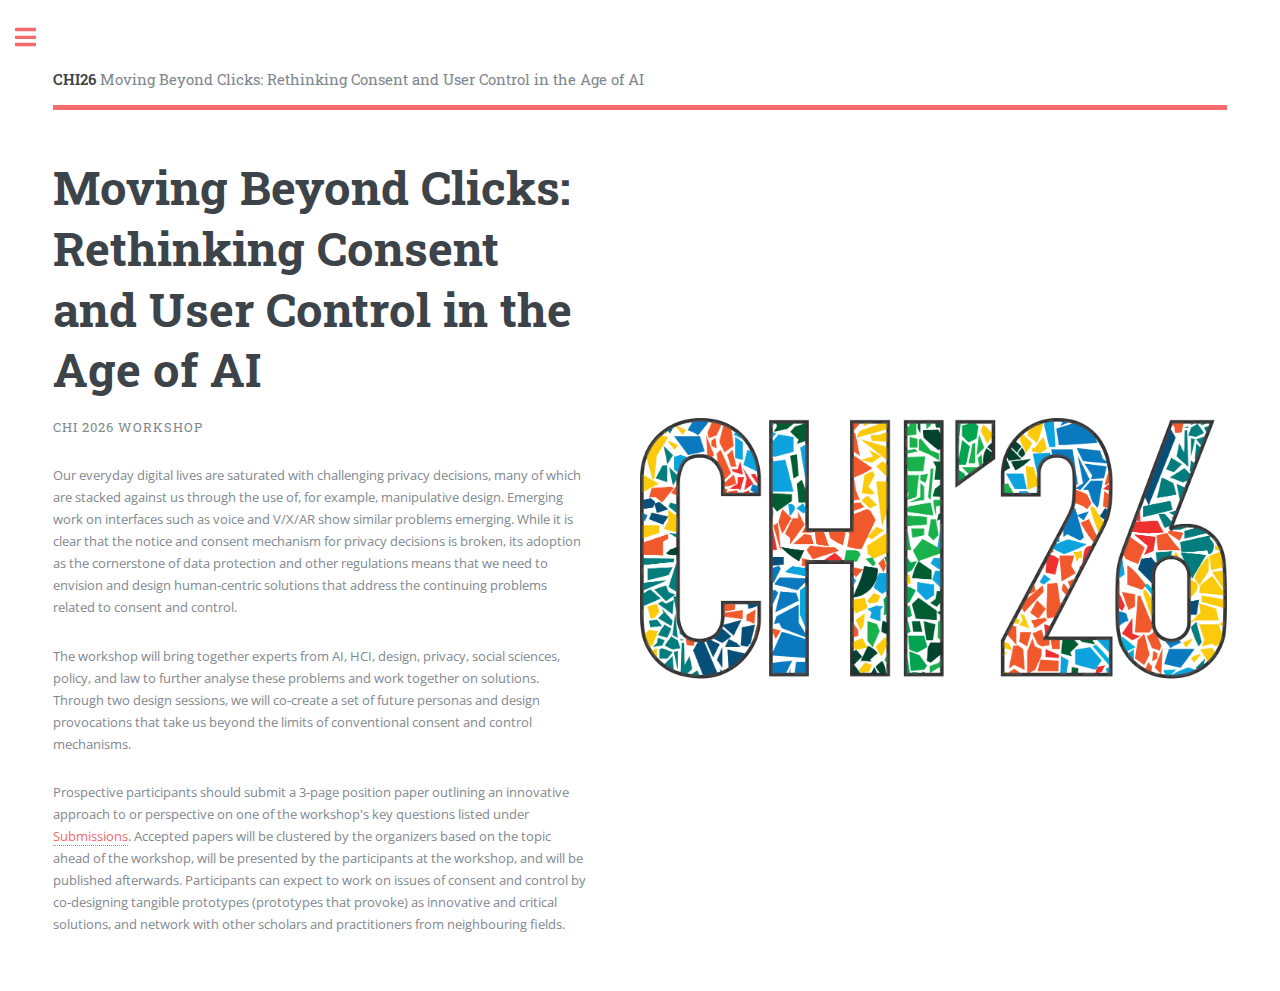
<file: index.html>
<!DOCTYPE HTML>
<!--
	Editorial by HTML5 UP
	html5up.net | @ajlkn
	Free for personal and commercial use under the CCA 3.0 license (html5up.net/license)
-->
<html>
	<head>
		<title>Moving Beyond Clicks: Rethinking Consent and User Control in the Age of AI</title>
		<meta charset="utf-8" />
		<meta name="viewport" content="width=device-width, initial-scale=1, user-scalable=no" />
		<link rel="stylesheet" href="assets/css/main.css" />
	</head>
	<body class="is-preload">

		<!-- Wrapper -->
			<div id="wrapper">

				<!-- Main -->
					<div id="main">
						<div class="inner">

							<!-- Header -->
								<header id="header">
									<a href="index.html" class="logo"><strong>CHI26</strong> Moving Beyond Clicks: Rethinking Consent and User Control in the Age of AI</a>
								</header>

							<!-- Banner -->
								<section id="banner">
									<div class="content">
										<header>
											<h1>Moving Beyond Clicks: Rethinking Consent and User Control in the Age of AI</h1>
											<p>CHI 2026 Workshop</p>
										</header>
										<p>Our everyday digital lives are saturated with challenging privacy decisions, many of which are stacked against us through the use of, for example, manipulative design. Emerging work on interfaces such as voice and V/X/AR show similar problems emerging. While it is clear that the notice and consent mechanism for privacy decisions is broken, its adoption as the cornerstone of data protection and other regulations means that we need to envision and design human-centric solutions that address the continuing problems related to consent and control.</p>
										<p>The workshop will bring together experts from AI, HCI, design, privacy, social sciences, policy, and law to further analyse these problems and work together on solutions. Through two design sessions, we will co-create a set of future personas and design provocations that take us beyond the limits of conventional consent and control mechanisms.</p>
										<p>Prospective participants should submit a 3-page position paper outlining an innovative approach to or perspective on one of the workshop's key questions listed under <a href=submissions.html> Submissions</a>. Accepted papers will be clustered by the organizers based on the topic ahead of the workshop, will be presented by the participants at the workshop, and will be published afterwards. Participants can expect to work on issues of consent and control by co-designing tangible prototypes (prototypes that provoke) as innovative and critical solutions, and network with other scholars and practitioners from neighbouring fields.</p>
									</div>
									<span class="image object">
										<img src="images/chi26.png" alt="CHI 2026 logo" />
									</span>
								</section>

						</div>
					</div>

				<!-- Sidebar -->
					<div id="sidebar">
						<div class="inner">

							<!-- Menu -->
								<nav id="menu">
									<header class="major">
										<h2>Menu</h2>
									</header>
									<ul>
										<li><a href="index.html">Overview</a></li>
										<li><a href="submissions.html">Submissions</a></li>
										<li><a href="organisers.html">Organisers</a></li>
									</ul>
								</nav>

							<!-- Footer -->
								<footer id="footer">
									<p class="copyright">&copy; William Seymour. All rights reserved. Demo Images: <a href="https://unsplash.com">Unsplash</a>. Design: <a href="https://html5up.net">HTML5 UP</a>.</p>
								</footer>

						</div>
					</div>

			</div>

		<!-- Scripts -->
			<script src="assets/js/jquery.min.js"></script>
			<script src="assets/js/browser.min.js"></script>
			<script src="assets/js/breakpoints.min.js"></script>
			<script src="assets/js/util.js"></script>
			<script src="assets/js/main.js"></script>

	</body>

</html>
</file>
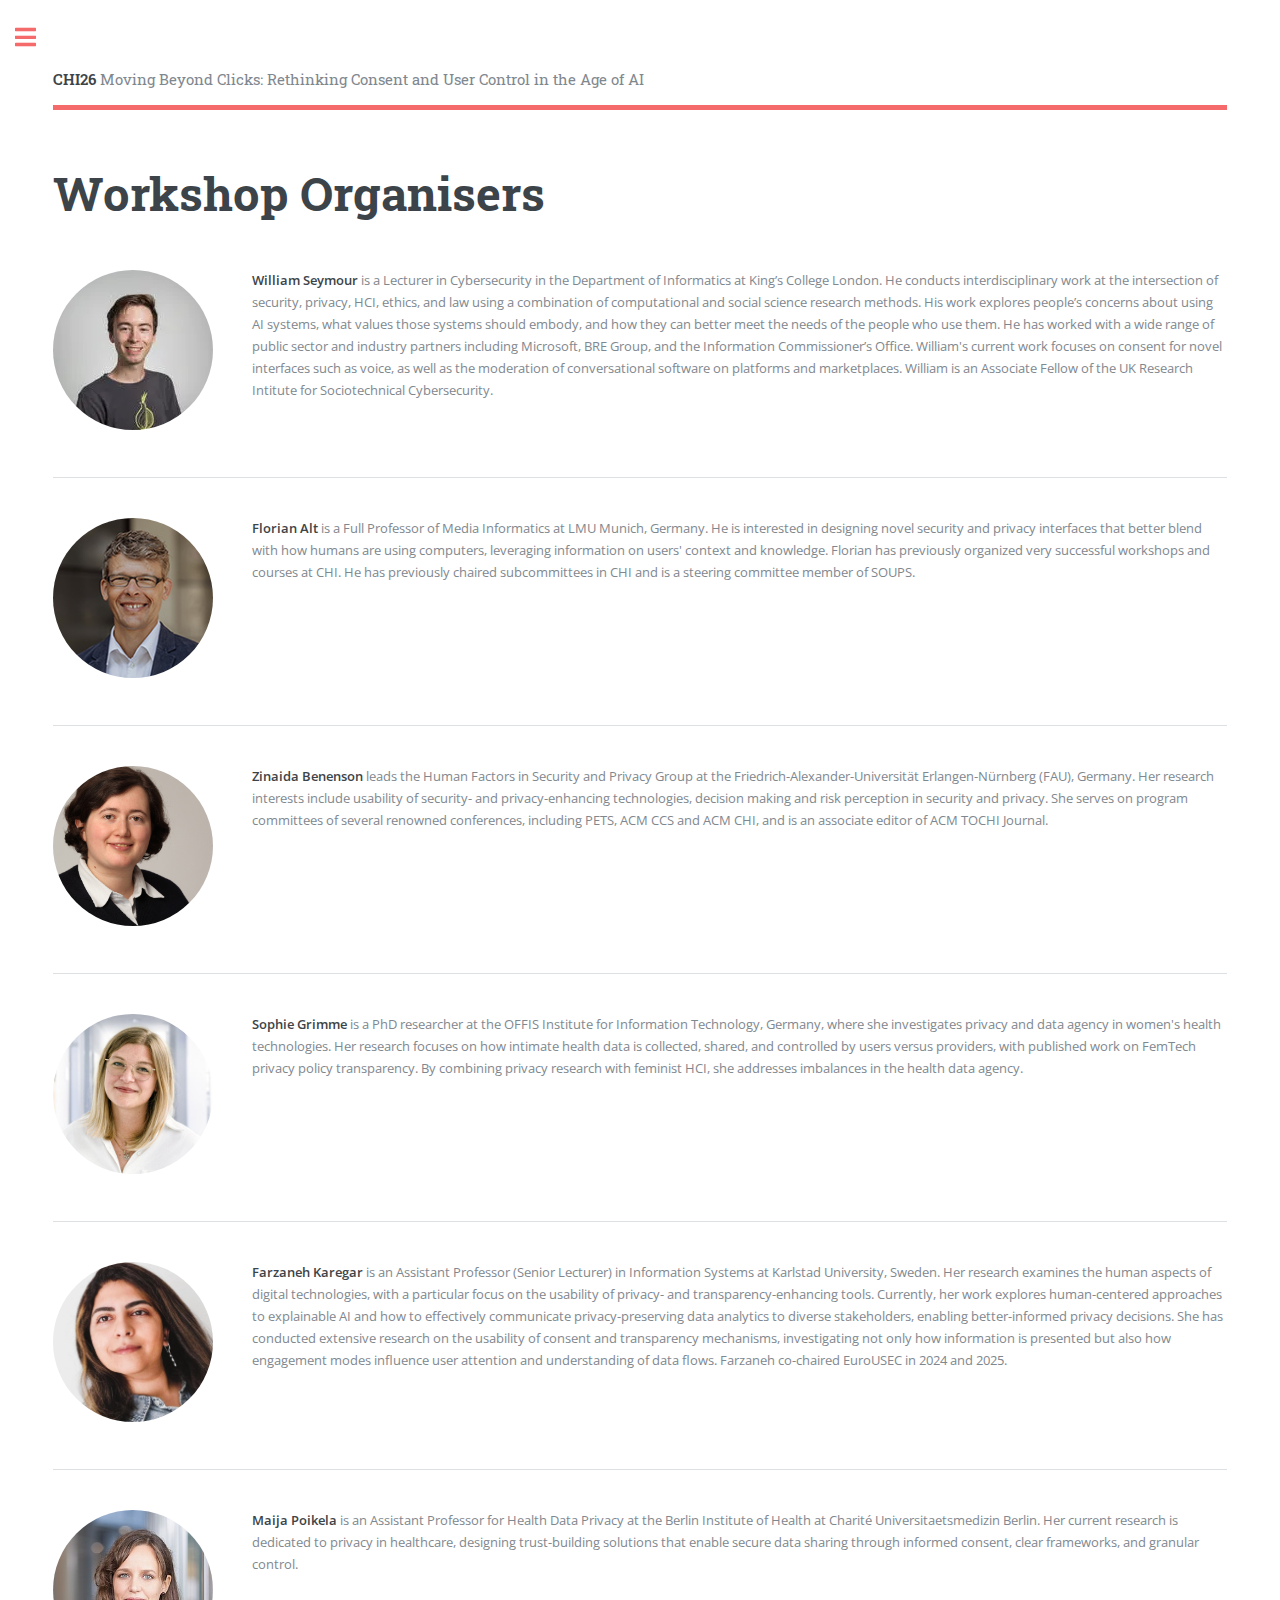
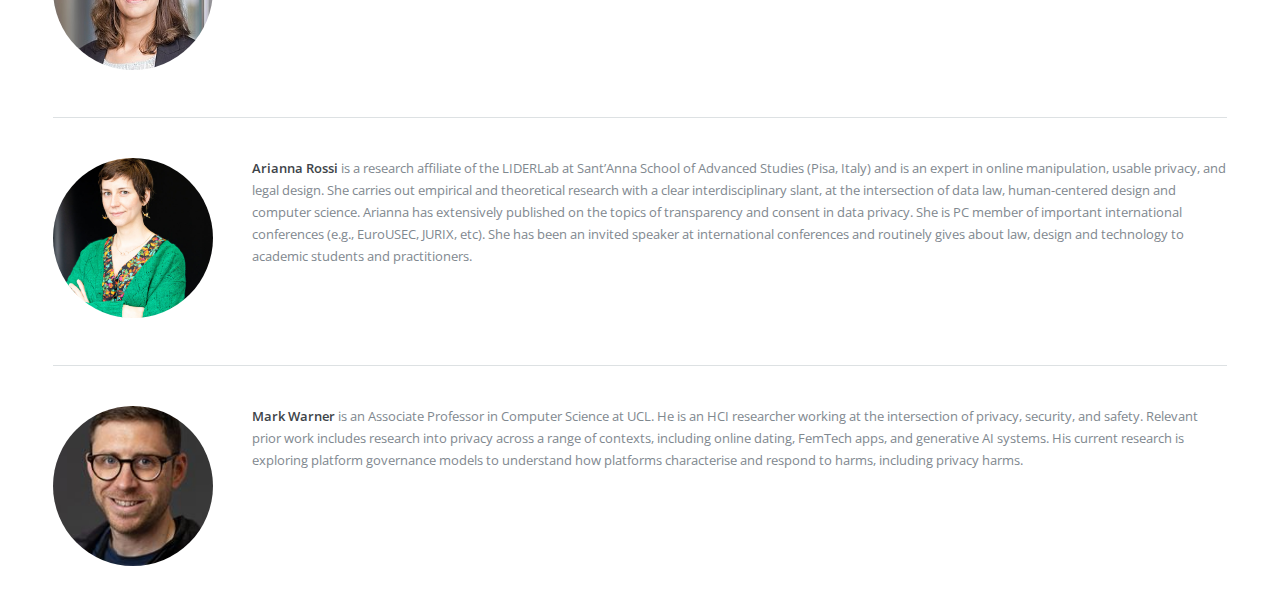
<file: organisers.html>
<!DOCTYPE HTML>
<!--
	Editorial by HTML5 UP
	html5up.net | @ajlkn
	Free for personal and commercial use under the CCA 3.0 license (html5up.net/license)
-->
<html>
	<head>
		<title>Moving Beyond Clicks: Workshop Organisers</title>
		<meta charset="utf-8" />
		<meta name="viewport" content="width=device-width, initial-scale=1, user-scalable=no" />
		<link rel="stylesheet" href="assets/css/main.css" />
	</head>
	<body class="is-preload">

		<!-- Wrapper -->
			<div id="wrapper">

				<!-- Main -->
					<div id="main">
						<div class="inner">

							<!-- Header -->
								<header id="header">
									<a href="index.html" class="logo"><strong>CHI26</strong> Moving Beyond Clicks: Rethinking Consent and User Control in the Age of AI</a>
								</header>

							<!-- Content -->
								<section>
									<header class="main">
										<h1>Workshop Organisers</h1>
									</header>

									<div class="row">
										<div class="col-2 col-12-medium">
											<img src="images/william-seymour.jpg" class="rounded">
										</div>

										<div class="col-10 col-12-medium">
											<p><b>William Seymour</b> is a Lecturer in Cybersecurity in the Department of Informatics at King’s College London. He conducts interdisciplinary work at the intersection of security, privacy, HCI, ethics, and law using a combination of computational and social science research methods. His work explores people’s concerns about using AI systems, what values those systems should embody, and how they can better meet the needs of the people who use them. He has worked with a wide range of public sector and industry partners including Microsoft, BRE Group, and the Information Commissioner’s Office. William's current work focuses on consent for novel interfaces such as voice, as well as the moderation of conversational software on platforms and marketplaces. William is an Associate Fellow of the UK Research Intitute for Sociotechnical Cybersecurity.</p>
										</div>
									</div>

									<hr class="major" />

									<div class="row">
										<div class="col-2 col-12-medium">
											<img src="images/florian-alt.jpg" width=160 class="rounded">
										</div>

										<div class="col-10 col-12-medium">
											<p><b>Florian Alt</b> is a Full Professor of Media Informatics at LMU Munich, Germany. He is interested in designing novel security and privacy interfaces that better blend with how humans are using computers, leveraging information on users' context and knowledge. Florian has previously organized very successful workshops and courses at CHI. He has previously chaired subcommittees in CHI and is a steering committee member of SOUPS.</p>
										</div>
									</div>

									<hr class="major" />

									<div class="row">
										<div class="col-2 col-12-medium">
											<img src="images/zinaida-benenson.jpg" width=160 class="rounded">
										</div>

										<div class="col-10 col-12-medium">
											<p><b>Zinaida Benenson</b> leads the Human Factors in Security and Privacy Group at the Friedrich-Alexander-Universität Erlangen-Nürnberg (FAU), Germany. Her research interests include usability of security- and privacy-enhancing technologies, decision making and risk perception in security and privacy. She serves on program committees of several renowned conferences, including PETS, ACM CCS and ACM CHI, and is an associate editor of ACM TOCHI Journal.</p>
										</div>
									</div>

									<hr class="major" />

									<div class="row">
										<div class="col-2 col-12-medium">
											<img src="images/sophie-grimme.jpg" width=160 class="rounded">
										</div>

										<div class="col-10 col-12-medium">
											<p><b>Sophie Grimme</b> is a PhD researcher at the OFFIS Institute for Information Technology, Germany, where she investigates privacy and data agency in women's health technologies. Her research focuses on how intimate health data is collected, shared, and controlled by users versus providers, with published work on FemTech privacy policy transparency. By combining privacy research with feminist HCI, she addresses imbalances in the health data agency.</p>
										</div>
									</div>

									<hr class="major" />

									<div class="row">
										<div class="col-2 col-12-medium">
											<img src="images/farzaneh-karegar.jpg" width=160 class="rounded">
										</div>

										<div class="col-10 col-12-medium">
											<p><b>Farzaneh Karegar</b> is an Assistant Professor (Senior Lecturer) in Information Systems at Karlstad University, Sweden. Her research examines the human aspects of digital technologies, with a particular focus on the usability of privacy- and transparency-enhancing tools. Currently, her work explores human-centered approaches to explainable AI and how to effectively communicate privacy-preserving data analytics to diverse stakeholders, enabling better-informed privacy decisions. She has conducted extensive research on the usability of consent and transparency mechanisms, investigating not only how information is presented but also how engagement modes influence user attention and understanding of data flows. Farzaneh co-chaired EuroUSEC in 2024 and 2025.</p>
										</div>
									</div>

									<hr class="major" />

									<div class="row">
										<div class="col-2 col-12-medium">
											<img src="images/maija-poikela.jpg" class="rounded">
										</div>

										<div class="col-10 col-12-medium">
											<p><b>Maija Poikela</b> is an Assistant Professor for Health Data Privacy at the Berlin Institute of Health at Charité Universitaetsmedizin Berlin. Her current research is dedicated to privacy in healthcare, designing trust-building solutions that enable secure data sharing through informed consent, clear frameworks, and granular control.</p>
										</div>
									</div>

									<hr class="major" />

									<div class="row">
										<div class="col-2 col-12-medium">
											<img src="images/arianna-rossi.jpg" class="rounded">
										</div>

										<div class="col-10 col-12-medium">
											<p><b>Arianna Rossi</b> is a research affiliate of the LIDERLab at Sant’Anna School of Advanced Studies (Pisa, Italy) and is an expert in online manipulation, usable privacy, and legal design. She carries out empirical and theoretical research with a clear interdisciplinary slant, at the intersection of data law, human-centered design and computer science. Arianna has extensively published on the topics of transparency and consent in data privacy. She is PC member of important international conferences (e.g., EuroUSEC, JURIX, etc). She has been an invited speaker at international conferences and routinely gives about law, design and technology to academic students and practitioners.</p>
										</div>
									</div>

									<hr class="major" />

									<div class="row">
										<div class="col-2 col-12-medium">
											<img src="images/mark-warner.jpg" class="rounded">
										</div>

										<div class="col-10 col-12-medium">
											<p><b>Mark Warner</b> is an Associate Professor in Computer Science at UCL. He is an HCI researcher working at the intersection of privacy, security, and safety. Relevant prior work includes research into privacy across a range of contexts, including online dating, FemTech apps, and generative AI systems. His current research is exploring platform governance models to understand how platforms characterise and respond to harms, including privacy harms.</p>
										</div>
									</div>
								</section>

						</div>
					</div>

				<!-- Sidebar -->
					<div id="sidebar">
						<div class="inner">

							<!-- Menu -->
								<nav id="menu">
									<header class="major">
										<h2>Menu</h2>
									</header>
									<ul>
										<li><a href="index.html">Overview</a></li>
										<li><a href="submissions.html">Submissions</a></li>
										<li><a href="organisers.html">Organisers</a></li>
									</ul>
								</nav>

							<!-- Footer -->
								<footer id="footer">

										<div class="funding-logos">
											<p><strong>Funding & Acknowledgement</strong></p>

											<div class="logo-row">
											  <img src="images/truman.png" class="eu-logo" alt="TRUMAN project logo" />
											  <img src="images/EU.png" class="project-logo" alt="European Union logo" />
											</div>

											<p class="funding-text">
											  The work described in this workshop has been conducted within the project
											  TRUMAN. The research leading to these results has received funding from
											  HORIZON-CL4-2024-HUMAN-03, under Grant Agreement no. 101214000.
											</p>
										</div>
									<p class="copyright">&copy; William Seymour. All rights reserved. Demo Images: <a href="https://unsplash.com">Unsplash</a>. Design: <a href="https://html5up.net">HTML5 UP</a>.</p>
								</footer>

						</div>
					</div>

			</div>

		<!-- Scripts -->
			<script src="assets/js/jquery.min.js"></script>
			<script src="assets/js/browser.min.js"></script>
			<script src="assets/js/breakpoints.min.js"></script>
			<script src="assets/js/util.js"></script>
			<script src="assets/js/main.js"></script>

	</body>

</html>
</file>
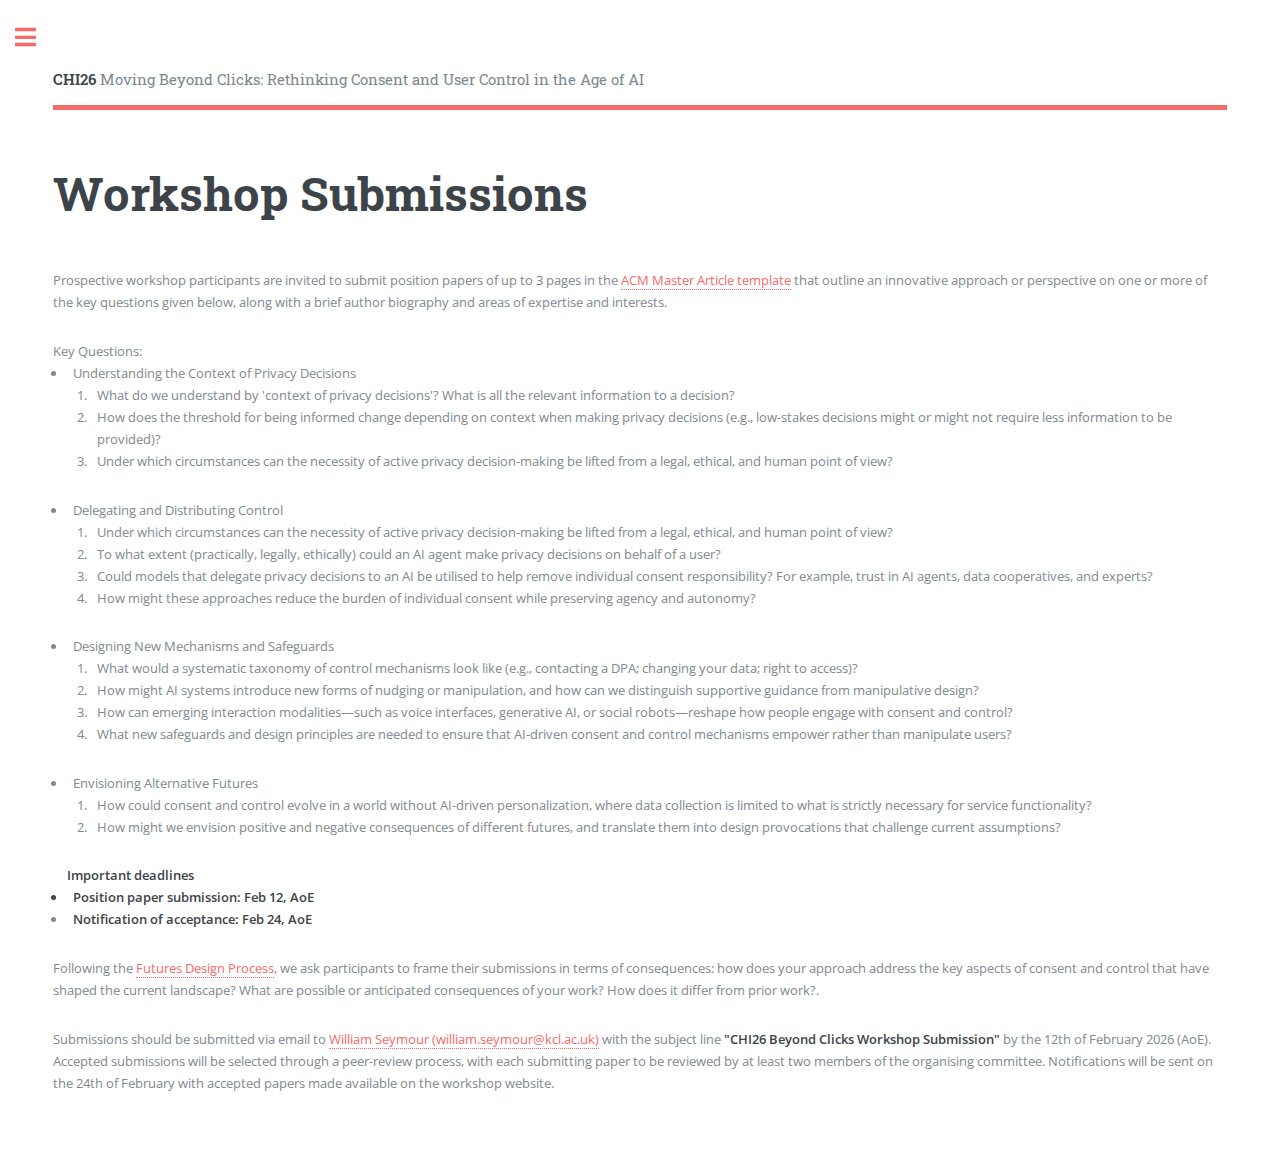
<file: submissions.html>
<!DOCTYPE HTML>
<!--
	Editorial by HTML5 UP
	html5up.net | @ajlkn
	Free for personal and commercial use under the CCA 3.0 license (html5up.net/license)
-->
<html>
	<head>
		<title>Moving Beyond Clicks: Workshop Submissions</title>
		<meta charset="utf-8" />
		<meta name="viewport" content="width=device-width, initial-scale=1, user-scalable=no" />
		<link rel="stylesheet" href="assets/css/main.css" />
	</head>
	<body class="is-preload">

		<!-- Wrapper -->
			<div id="wrapper">

				<!-- Main -->
					<div id="main">
						<div class="inner">

							<!-- Header -->
								<header id="header">
									<a href="index.html" class="logo"><strong>CHI26</strong> Moving Beyond Clicks: Rethinking Consent and User Control in the Age of AI</a>
								</header>

							<!-- Content -->
								<section>
									<header class="main">
										<h1>Workshop Submissions</h1>
									</header>

									<p>Prospective workshop participants are invited to submit position papers of up to 3 pages in the <a href="https://www.acm.org/publications/authors/submissions">ACM Master Article template</a> that outline an innovative approach or perspective on one or more of the key questions given below, along with a brief author biography and areas of expertise and interests.</p>

									Key Questions:
									<ul>
										<li>Understanding the Context of Privacy Decisions
											<ol>
												<li>What do we understand by 'context of privacy decisions'? What is all the relevant information to a decision?</li>
												<li>How does the threshold for being informed change depending on context when making privacy decisions (e.g., low-stakes decisions might or might not require less information to be provided)?</li>
												<li>Under which circumstances can the necessity of active privacy decision-making be lifted from a legal, ethical, and human point of view?</li>
											</ol>
										</li>
										<li>Delegating and Distributing Control
											<ol>
												<li>Under which circumstances can the necessity of active privacy decision-making be lifted from a legal, ethical, and human point of view?</li>
												<li>To what extent (practically, legally, ethically) could an AI agent make privacy decisions on behalf of a user?</li>
												<li>Could models that delegate privacy decisions to an AI be utilised to help remove individual consent responsibility? For example, trust in AI agents, data cooperatives, and experts?</li>
												<li>How might these approaches reduce the burden of individual consent while preserving agency and autonomy?</li>
											</ol>
										</li>
										<li>Designing New Mechanisms and Safeguards
											<ol>
												<li>What would a systematic taxonomy of control mechanisms look like (e.g., contacting a DPA; changing your data; right to access)?</li>
												<li>How might AI systems introduce new forms of nudging or manipulation, and how can we distinguish supportive guidance from manipulative design?</li>
												<li>How can emerging interaction modalities—such as voice interfaces, generative AI, or social robots—reshape how people engage with consent and control?</li>
												<li>What new safeguards and design principles are needed to ensure that AI-driven consent and control mechanisms empower rather than manipulate users?</li>
											</ol>
										</li>
										<li>Envisioning Alternative Futures
											<ol>
												<li>How could consent and control evolve in a world without AI-driven personalization, where data collection is limited to what is strictly necessary for service functionality?</li>
    											<li>How might we envision positive and negative consequences of different futures, and translate them into design provocations that challenge current assumptions?</li>
											</ol>
										</li>
									</ul>
									<ul> 
										<b>Important deadlines
											<li> Position paper submission: Feb 12, AoE
											<li> Notification of acceptance: Feb 24, AoE
										</b>
									</ul>
								
									<p>Following the <a href="assets/futures-design-toolkit.pdf">Futures Design Process</a>, we ask participants to frame their submissions in terms of consequences: how does your approach address the key aspects of consent and control that have shaped the current landscape? What are possible or anticipated consequences of your work? How does it differ from prior work?.</p>

									<p>Submissions should be submitted via email to  <a href="mailto:william.seymour@kcl.ac.uk">William Seymour (william.seymour@kcl.ac.uk)</a> with the subject line <b>"CHI26 Beyond Clicks Workshop Submission"</b> by the 12th of February 2026 (AoE). Accepted submissions will be selected through a peer-review process, with each submitting paper to be reviewed by at least two members of the organising committee. Notifications will be sent on the 24th of February with accepted papers made available on the workshop website.</p>

								</section>

						</div>
					</div>

				<!-- Sidebar -->
					<div id="sidebar">
						<div class="inner">

							<!-- Menu -->
								<nav id="menu">
									<header class="major">
										<h2>Menu</h2>
									</header>
									<ul>
										<li><a href="index.html">Overview</a></li>
										<li><a href="submissions.html">Submissions</a></li>
										<li><a href="organisers.html">Organisers</a></li>
									</ul>
								</nav>

							<!-- Footer -->
								<footer id="footer">
										<div class="funding-logos">
											<p><strong>Funding & Acknowledgement</strong></p>

											<div class="logo-row">
											  <img src="images/truman.png" class="eu-logo" alt="TRUMAN project logo" />
											  <img src="images/EU.png" class="project-logo" alt="European Union logo" />
											</div>

											<p class="funding-text">
											  The work described in this workshop has been conducted within the project
											  TRUMAN. The research leading to these results has received funding from
											  HORIZON-CL4-2024-HUMAN-03, under Grant Agreement no. 101214000.
											</p>
										</div>
									<p class="copyright">&copy; William Seymour. All rights reserved. Demo Images: <a href="https://unsplash.com">Unsplash</a>. Design: <a href="https://html5up.net">HTML5 UP</a>.</p>
								</footer>

						</div>
					</div>

			</div>

		<!-- Scripts -->
			<script src="assets/js/jquery.min.js"></script>
			<script src="assets/js/browser.min.js"></script>
			<script src="assets/js/breakpoints.min.js"></script>
			<script src="assets/js/util.js"></script>
			<script src="assets/js/main.js"></script>

	</body>

</html>
</file>
<file: assets/css/main.css>
@import url(fontawesome-all.min.css);
@import url("https://fonts.googleapis.com/css?family=Open+Sans:400,600,400italic,600italic|Roboto+Slab:400,700");
/*
	Editorial by HTML5 UP
	html5up.net | @ajlkn
	Free for personal and commercial use under the CCA 3.0 license (html5up.net/license)
*/
html, body, div, span, applet, object,
iframe, h1, h2, h3, h4, h5, h6, p, blockquote,
pre, a, abbr, acronym, address, big, cite,
code, del, dfn, em, img, ins, kbd, q, s, samp,
small, strike, strong, sub, sup, tt, var, b,
u, i, center, dl, dt, dd, ol, ul, li, fieldset,
form, label, legend, table, caption, tbody,
tfoot, thead, tr, th, td, article, aside,
canvas, details, embed, figure, figcaption,
footer, header, hgroup, menu, nav, output, ruby,
section, summary, time, mark, audio, video {
  margin: 0;
  padding: 0;
  border: 0;
  font-size: 100%;
  font: inherit;
  vertical-align: baseline; }

article, aside, details, figcaption, figure,
footer, header, hgroup, menu, nav, section {
  display: block; }

body {
  line-height: 1; }

ol, ul {
  list-style: none; }

blockquote, q {
  quotes: none; }
  blockquote:before, blockquote:after, q:before, q:after {
    content: '';
    content: none; }

table {
  border-collapse: collapse;
  border-spacing: 0; }

body {
  -webkit-text-size-adjust: none; }

mark {
  background-color: transparent;
  color: inherit; }

input::-moz-focus-inner {
  border: 0;
  padding: 0; }

input, select, textarea {
  -moz-appearance: none;
  -webkit-appearance: none;
  -ms-appearance: none;
  appearance: none; }

/* Basic */
@-ms-viewport {
  width: device-width; }

body {
  -ms-overflow-style: scrollbar; }

@media screen and (max-width: 480px) {
  html, body {
    min-width: 320px; } }

html {
  box-sizing: border-box; }

*, *:before, *:after {
  box-sizing: inherit; }

body {
  background: #ffffff; }
  body.is-preload *, body.is-preload *:before, body.is-preload *:after, body.is-resizing *, body.is-resizing *:before, body.is-resizing *:after {
    -moz-animation: none !important;
    -webkit-animation: none !important;
    -ms-animation: none !important;
    animation: none !important;
    -moz-transition: none !important;
    -webkit-transition: none !important;
    -ms-transition: none !important;
    transition: none !important; }

/* Type */
body, input, select, textarea {
  color: #7f888f;
  font-family: "Open Sans", sans-serif;
  font-size: 13pt;
  font-weight: 400;
  line-height: 1.65; }
  @media screen and (max-width: 1680px) {
    body, input, select, textarea {
      font-size: 11pt; } }
  @media screen and (max-width: 1280px) {
    body, input, select, textarea {
      font-size: 10pt; } }
  @media screen and (max-width: 360px) {
    body, input, select, textarea {
      font-size: 9pt; } }

a {
  -moz-transition: color 0.2s ease-in-out, border-bottom-color 0.2s ease-in-out;
  -webkit-transition: color 0.2s ease-in-out, border-bottom-color 0.2s ease-in-out;
  -ms-transition: color 0.2s ease-in-out, border-bottom-color 0.2s ease-in-out;
  transition: color 0.2s ease-in-out, border-bottom-color 0.2s ease-in-out;
  border-bottom: dotted 1px;
  color: #f56a6a;
  text-decoration: none; }
  a:hover {
    border-bottom-color: #f56a6a;
    color: #f56a6a !important; }
    a:hover strong {
      color: inherit; }

strong, b {
  color: #3d4449;
  font-weight: 600; }

em, i {
  font-style: italic; }

p {
  margin: 0 0 2em 0; }

h1, h2, h3, h4, h5, h6 {
  color: #3d4449;
  font-family: "Roboto Slab", serif;
  font-weight: 700;
  line-height: 1.5;
  margin: 0 0 1em 0; }
  h1 a, h2 a, h3 a, h4 a, h5 a, h6 a {
    color: inherit;
    text-decoration: none;
    border-bottom: 0; }

h1 {
  font-size: 4em;
  margin: 0 0 0.5em 0;
  line-height: 1.3; }

h2 {
  font-size: 1.75em; }

h3 {
  font-size: 1.25em; }

h4 {
  font-size: 1.1em; }

h5 {
  font-size: 0.9em; }

h6 {
  font-size: 0.7em; }

@media screen and (max-width: 1680px) {
  h1 {
    font-size: 3.5em; } }

@media screen and (max-width: 980px) {
  h1 {
    font-size: 3.25em; } }

@media screen and (max-width: 736px) {
  h1 {
    font-size: 2em;
    line-height: 1.4; }
  h2 {
    font-size: 1.5em; } }

sub {
  font-size: 0.8em;
  position: relative;
  top: 0.5em; }

sup {
  font-size: 0.8em;
  position: relative;
  top: -0.5em; }

blockquote {
  border-left: solid 3px rgba(210, 215, 217, 0.75);
  font-style: italic;
  margin: 0 0 2em 0;
  padding: 0.5em 0 0.5em 2em; }

code {
  background: rgba(230, 235, 237, 0.25);
  border-radius: 0.375em;
  border: solid 1px rgba(210, 215, 217, 0.75);
  font-family: "Courier New", monospace;
  font-size: 0.9em;
  margin: 0 0.25em;
  padding: 0.25em 0.65em; }

pre {
  -webkit-overflow-scrolling: touch;
  font-family: "Courier New", monospace;
  font-size: 0.9em;
  margin: 0 0 2em 0; }
  pre code {
    display: block;
    line-height: 1.75;
    padding: 1em 1.5em;
    overflow-x: auto; }

hr {
  border: 0;
  border-bottom: solid 1px rgba(210, 215, 217, 0.75);
  margin: 2em 0; }
  hr.major {
    margin: 3em 0; }

.align-left {
  text-align: left; }

.align-center {
  text-align: center; }

.align-right {
  text-align: right; }

/* Row */
.row {
  display: flex;
  flex-wrap: wrap;
  box-sizing: border-box;
  align-items: stretch; }
  .row > * {
    box-sizing: border-box; }
  .row.gtr-uniform > * > :last-child {
    margin-bottom: 0; }
  .row.aln-left {
    justify-content: flex-start; }
  .row.aln-center {
    justify-content: center; }
  .row.aln-right {
    justify-content: flex-end; }
  .row.aln-top {
    align-items: flex-start; }
  .row.aln-middle {
    align-items: center; }
  .row.aln-bottom {
    align-items: flex-end; }
  .row > .imp {
    order: -1; }
  .row > .col-1 {
    width: 8.33333%; }
  .row > .off-1 {
    margin-left: 8.33333%; }
  .row > .col-2 {
    width: 16.66667%; }
  .row > .off-2 {
    margin-left: 16.66667%; }
  .row > .col-3 {
    width: 25%; }
  .row > .off-3 {
    margin-left: 25%; }
  .row > .col-4 {
    width: 33.33333%; }
  .row > .off-4 {
    margin-left: 33.33333%; }
  .row > .col-5 {
    width: 41.66667%; }
  .row > .off-5 {
    margin-left: 41.66667%; }
  .row > .col-6 {
    width: 50%; }
  .row > .off-6 {
    margin-left: 50%; }
  .row > .col-7 {
    width: 58.33333%; }
  .row > .off-7 {
    margin-left: 58.33333%; }
  .row > .col-8 {
    width: 66.66667%; }
  .row > .off-8 {
    margin-left: 66.66667%; }
  .row > .col-9 {
    width: 75%; }
  .row > .off-9 {
    margin-left: 75%; }
  .row > .col-10 {
    width: 83.33333%; }
  .row > .off-10 {
    margin-left: 83.33333%; }
  .row > .col-11 {
    width: 91.66667%; }
  .row > .off-11 {
    margin-left: 91.66667%; }
  .row > .col-12 {
    width: 100%; }
  .row > .off-12 {
    margin-left: 100%; }
  .row.gtr-0 {
    margin-top: 0;
    margin-left: 0em; }
    .row.gtr-0 > * {
      padding: 0 0 0 0em; }
    .row.gtr-0.gtr-uniform {
      margin-top: 0em; }
      .row.gtr-0.gtr-uniform > * {
        padding-top: 0em; }
  .row.gtr-25 {
    margin-top: 0;
    margin-left: -0.375em; }
    .row.gtr-25 > * {
      padding: 0 0 0 0.375em; }
    .row.gtr-25.gtr-uniform {
      margin-top: -0.375em; }
      .row.gtr-25.gtr-uniform > * {
        padding-top: 0.375em; }
  .row.gtr-50 {
    margin-top: 0;
    margin-left: -0.75em; }
    .row.gtr-50 > * {
      padding: 0 0 0 0.75em; }
    .row.gtr-50.gtr-uniform {
      margin-top: -0.75em; }
      .row.gtr-50.gtr-uniform > * {
        padding-top: 0.75em; }
  .row {
    margin-top: 0;
    margin-left: -1.5em; }
    .row > * {
      padding: 0 0 0 1.5em; }
    .row.gtr-uniform {
      margin-top: -1.5em; }
      .row.gtr-uniform > * {
        padding-top: 1.5em; }
  .row.gtr-150 {
    margin-top: 0;
    margin-left: -2.25em; }
    .row.gtr-150 > * {
      padding: 0 0 0 2.25em; }
    .row.gtr-150.gtr-uniform {
      margin-top: -2.25em; }
      .row.gtr-150.gtr-uniform > * {
        padding-top: 2.25em; }
  .row.gtr-200 {
    margin-top: 0;
    margin-left: -3em; }
    .row.gtr-200 > * {
      padding: 0 0 0 3em; }
    .row.gtr-200.gtr-uniform {
      margin-top: -3em; }
      .row.gtr-200.gtr-uniform > * {
        padding-top: 3em; }
  @media screen and (max-width: 1680px) {
    .row {
      display: flex;
      flex-wrap: wrap;
      box-sizing: border-box;
      align-items: stretch; }
      .row > * {
        box-sizing: border-box; }
      .row.gtr-uniform > * > :last-child {
        margin-bottom: 0; }
      .row.aln-left {
        justify-content: flex-start; }
      .row.aln-center {
        justify-content: center; }
      .row.aln-right {
        justify-content: flex-end; }
      .row.aln-top {
        align-items: flex-start; }
      .row.aln-middle {
        align-items: center; }
      .row.aln-bottom {
        align-items: flex-end; }
      .row > .imp-xlarge {
        order: -1; }
      .row > .col-1-xlarge {
        width: 8.33333%; }
      .row > .off-1-xlarge {
        margin-left: 8.33333%; }
      .row > .col-2-xlarge {
        width: 16.66667%; }
      .row > .off-2-xlarge {
        margin-left: 16.66667%; }
      .row > .col-3-xlarge {
        width: 25%; }
      .row > .off-3-xlarge {
        margin-left: 25%; }
      .row > .col-4-xlarge {
        width: 33.33333%; }
      .row > .off-4-xlarge {
        margin-left: 33.33333%; }
      .row > .col-5-xlarge {
        width: 41.66667%; }
      .row > .off-5-xlarge {
        margin-left: 41.66667%; }
      .row > .col-6-xlarge {
        width: 50%; }
      .row > .off-6-xlarge {
        margin-left: 50%; }
      .row > .col-7-xlarge {
        width: 58.33333%; }
      .row > .off-7-xlarge {
        margin-left: 58.33333%; }
      .row > .col-8-xlarge {
        width: 66.66667%; }
      .row > .off-8-xlarge {
        margin-left: 66.66667%; }
      .row > .col-9-xlarge {
        width: 75%; }
      .row > .off-9-xlarge {
        margin-left: 75%; }
      .row > .col-10-xlarge {
        width: 83.33333%; }
      .row > .off-10-xlarge {
        margin-left: 83.33333%; }
      .row > .col-11-xlarge {
        width: 91.66667%; }
      .row > .off-11-xlarge {
        margin-left: 91.66667%; }
      .row > .col-12-xlarge {
        width: 100%; }
      .row > .off-12-xlarge {
        margin-left: 100%; }
      .row.gtr-0 {
        margin-top: 0;
        margin-left: 0em; }
        .row.gtr-0 > * {
          padding: 0 0 0 0em; }
        .row.gtr-0.gtr-uniform {
          margin-top: 0em; }
          .row.gtr-0.gtr-uniform > * {
            padding-top: 0em; }
      .row.gtr-25 {
        margin-top: 0;
        margin-left: -0.375em; }
        .row.gtr-25 > * {
          padding: 0 0 0 0.375em; }
        .row.gtr-25.gtr-uniform {
          margin-top: -0.375em; }
          .row.gtr-25.gtr-uniform > * {
            padding-top: 0.375em; }
      .row.gtr-50 {
        margin-top: 0;
        margin-left: -0.75em; }
        .row.gtr-50 > * {
          padding: 0 0 0 0.75em; }
        .row.gtr-50.gtr-uniform {
          margin-top: -0.75em; }
          .row.gtr-50.gtr-uniform > * {
            padding-top: 0.75em; }
      .row {
        margin-top: 0;
        margin-left: -1.5em; }
        .row > * {
          padding: 0 0 0 1.5em; }
        .row.gtr-uniform {
          margin-top: -1.5em; }
          .row.gtr-uniform > * {
            padding-top: 1.5em; }
      .row.gtr-150 {
        margin-top: 0;
        margin-left: -2.25em; }
        .row.gtr-150 > * {
          padding: 0 0 0 2.25em; }
        .row.gtr-150.gtr-uniform {
          margin-top: -2.25em; }
          .row.gtr-150.gtr-uniform > * {
            padding-top: 2.25em; }
      .row.gtr-200 {
        margin-top: 0;
        margin-left: -3em; }
        .row.gtr-200 > * {
          padding: 0 0 0 3em; }
        .row.gtr-200.gtr-uniform {
          margin-top: -3em; }
          .row.gtr-200.gtr-uniform > * {
            padding-top: 3em; } }
  @media screen and (max-width: 1280px) {
    .row {
      display: flex;
      flex-wrap: wrap;
      box-sizing: border-box;
      align-items: stretch; }
      .row > * {
        box-sizing: border-box; }
      .row.gtr-uniform > * > :last-child {
        margin-bottom: 0; }
      .row.aln-left {
        justify-content: flex-start; }
      .row.aln-center {
        justify-content: center; }
      .row.aln-right {
        justify-content: flex-end; }
      .row.aln-top {
        align-items: flex-start; }
      .row.aln-middle {
        align-items: center; }
      .row.aln-bottom {
        align-items: flex-end; }
      .row > .imp-large {
        order: -1; }
      .row > .col-1-large {
        width: 8.33333%; }
      .row > .off-1-large {
        margin-left: 8.33333%; }
      .row > .col-2-large {
        width: 16.66667%; }
      .row > .off-2-large {
        margin-left: 16.66667%; }
      .row > .col-3-large {
        width: 25%; }
      .row > .off-3-large {
        margin-left: 25%; }
      .row > .col-4-large {
        width: 33.33333%; }
      .row > .off-4-large {
        margin-left: 33.33333%; }
      .row > .col-5-large {
        width: 41.66667%; }
      .row > .off-5-large {
        margin-left: 41.66667%; }
      .row > .col-6-large {
        width: 50%; }
      .row > .off-6-large {
        margin-left: 50%; }
      .row > .col-7-large {
        width: 58.33333%; }
      .row > .off-7-large {
        margin-left: 58.33333%; }
      .row > .col-8-large {
        width: 66.66667%; }
      .row > .off-8-large {
        margin-left: 66.66667%; }
      .row > .col-9-large {
        width: 75%; }
      .row > .off-9-large {
        margin-left: 75%; }
      .row > .col-10-large {
        width: 83.33333%; }
      .row > .off-10-large {
        margin-left: 83.33333%; }
      .row > .col-11-large {
        width: 91.66667%; }
      .row > .off-11-large {
        margin-left: 91.66667%; }
      .row > .col-12-large {
        width: 100%; }
      .row > .off-12-large {
        margin-left: 100%; }
      .row.gtr-0 {
        margin-top: 0;
        margin-left: 0em; }
        .row.gtr-0 > * {
          padding: 0 0 0 0em; }
        .row.gtr-0.gtr-uniform {
          margin-top: 0em; }
          .row.gtr-0.gtr-uniform > * {
            padding-top: 0em; }
      .row.gtr-25 {
        margin-top: 0;
        margin-left: -0.375em; }
        .row.gtr-25 > * {
          padding: 0 0 0 0.375em; }
        .row.gtr-25.gtr-uniform {
          margin-top: -0.375em; }
          .row.gtr-25.gtr-uniform > * {
            padding-top: 0.375em; }
      .row.gtr-50 {
        margin-top: 0;
        margin-left: -0.75em; }
        .row.gtr-50 > * {
          padding: 0 0 0 0.75em; }
        .row.gtr-50.gtr-uniform {
          margin-top: -0.75em; }
          .row.gtr-50.gtr-uniform > * {
            padding-top: 0.75em; }
      .row {
        margin-top: 0;
        margin-left: -1.5em; }
        .row > * {
          padding: 0 0 0 1.5em; }
        .row.gtr-uniform {
          margin-top: -1.5em; }
          .row.gtr-uniform > * {
            padding-top: 1.5em; }
      .row.gtr-150 {
        margin-top: 0;
        margin-left: -2.25em; }
        .row.gtr-150 > * {
          padding: 0 0 0 2.25em; }
        .row.gtr-150.gtr-uniform {
          margin-top: -2.25em; }
          .row.gtr-150.gtr-uniform > * {
            padding-top: 2.25em; }
      .row.gtr-200 {
        margin-top: 0;
        margin-left: -3em; }
        .row.gtr-200 > * {
          padding: 0 0 0 3em; }
        .row.gtr-200.gtr-uniform {
          margin-top: -3em; }
          .row.gtr-200.gtr-uniform > * {
            padding-top: 3em; } }
  @media screen and (max-width: 980px) {
    .row {
      display: flex;
      flex-wrap: wrap;
      box-sizing: border-box;
      align-items: stretch; }
      .row > * {
        box-sizing: border-box; }
      .row.gtr-uniform > * > :last-child {
        margin-bottom: 0; }
      .row.aln-left {
        justify-content: flex-start; }
      .row.aln-center {
        justify-content: center; }
      .row.aln-right {
        justify-content: flex-end; }
      .row.aln-top {
        align-items: flex-start; }
      .row.aln-middle {
        align-items: center; }
      .row.aln-bottom {
        align-items: flex-end; }
      .row > .imp-medium {
        order: -1; }
      .row > .col-1-medium {
        width: 8.33333%; }
      .row > .off-1-medium {
        margin-left: 8.33333%; }
      .row > .col-2-medium {
        width: 16.66667%; }
      .row > .off-2-medium {
        margin-left: 16.66667%; }
      .row > .col-3-medium {
        width: 25%; }
      .row > .off-3-medium {
        margin-left: 25%; }
      .row > .col-4-medium {
        width: 33.33333%; }
      .row > .off-4-medium {
        margin-left: 33.33333%; }
      .row > .col-5-medium {
        width: 41.66667%; }
      .row > .off-5-medium {
        margin-left: 41.66667%; }
      .row > .col-6-medium {
        width: 50%; }
      .row > .off-6-medium {
        margin-left: 50%; }
      .row > .col-7-medium {
        width: 58.33333%; }
      .row > .off-7-medium {
        margin-left: 58.33333%; }
      .row > .col-8-medium {
        width: 66.66667%; }
      .row > .off-8-medium {
        margin-left: 66.66667%; }
      .row > .col-9-medium {
        width: 75%; }
      .row > .off-9-medium {
        margin-left: 75%; }
      .row > .col-10-medium {
        width: 83.33333%; }
      .row > .off-10-medium {
        margin-left: 83.33333%; }
      .row > .col-11-medium {
        width: 91.66667%; }
      .row > .off-11-medium {
        margin-left: 91.66667%; }
      .row > .col-12-medium {
        width: 100%; }
      .row > .off-12-medium {
        margin-left: 100%; }
      .row.gtr-0 {
        margin-top: 0;
        margin-left: 0em; }
        .row.gtr-0 > * {
          padding: 0 0 0 0em; }
        .row.gtr-0.gtr-uniform {
          margin-top: 0em; }
          .row.gtr-0.gtr-uniform > * {
            padding-top: 0em; }
      .row.gtr-25 {
        margin-top: 0;
        margin-left: -0.375em; }
        .row.gtr-25 > * {
          padding: 0 0 0 0.375em; }
        .row.gtr-25.gtr-uniform {
          margin-top: -0.375em; }
          .row.gtr-25.gtr-uniform > * {
            padding-top: 0.375em; }
      .row.gtr-50 {
        margin-top: 0;
        margin-left: -0.75em; }
        .row.gtr-50 > * {
          padding: 0 0 0 0.75em; }
        .row.gtr-50.gtr-uniform {
          margin-top: -0.75em; }
          .row.gtr-50.gtr-uniform > * {
            padding-top: 0.75em; }
      .row {
        margin-top: 0;
        margin-left: -1.5em; }
        .row > * {
          padding: 0 0 0 1.5em; }
        .row.gtr-uniform {
          margin-top: -1.5em; }
          .row.gtr-uniform > * {
            padding-top: 1.5em; }
      .row.gtr-150 {
        margin-top: 0;
        margin-left: -2.25em; }
        .row.gtr-150 > * {
          padding: 0 0 0 2.25em; }
        .row.gtr-150.gtr-uniform {
          margin-top: -2.25em; }
          .row.gtr-150.gtr-uniform > * {
            padding-top: 2.25em; }
      .row.gtr-200 {
        margin-top: 0;
        margin-left: -3em; }
        .row.gtr-200 > * {
          padding: 0 0 0 3em; }
        .row.gtr-200.gtr-uniform {
          margin-top: -3em; }
          .row.gtr-200.gtr-uniform > * {
            padding-top: 3em; } }
  @media screen and (max-width: 736px) {
    .row {
      display: flex;
      flex-wrap: wrap;
      box-sizing: border-box;
      align-items: stretch; }
      .row > * {
        box-sizing: border-box; }
      .row.gtr-uniform > * > :last-child {
        margin-bottom: 0; }
      .row.aln-left {
        justify-content: flex-start; }
      .row.aln-center {
        justify-content: center; }
      .row.aln-right {
        justify-content: flex-end; }
      .row.aln-top {
        align-items: flex-start; }
      .row.aln-middle {
        align-items: center; }
      .row.aln-bottom {
        align-items: flex-end; }
      .row > .imp-small {
        order: -1; }
      .row > .col-1-small {
        width: 8.33333%; }
      .row > .off-1-small {
        margin-left: 8.33333%; }
      .row > .col-2-small {
        width: 16.66667%; }
      .row > .off-2-small {
        margin-left: 16.66667%; }
      .row > .col-3-small {
        width: 25%; }
      .row > .off-3-small {
        margin-left: 25%; }
      .row > .col-4-small {
        width: 33.33333%; }
      .row > .off-4-small {
        margin-left: 33.33333%; }
      .row > .col-5-small {
        width: 41.66667%; }
      .row > .off-5-small {
        margin-left: 41.66667%; }
      .row > .col-6-small {
        width: 50%; }
      .row > .off-6-small {
        margin-left: 50%; }
      .row > .col-7-small {
        width: 58.33333%; }
      .row > .off-7-small {
        margin-left: 58.33333%; }
      .row > .col-8-small {
        width: 66.66667%; }
      .row > .off-8-small {
        margin-left: 66.66667%; }
      .row > .col-9-small {
        width: 75%; }
      .row > .off-9-small {
        margin-left: 75%; }
      .row > .col-10-small {
        width: 83.33333%; }
      .row > .off-10-small {
        margin-left: 83.33333%; }
      .row > .col-11-small {
        width: 91.66667%; }
      .row > .off-11-small {
        margin-left: 91.66667%; }
      .row > .col-12-small {
        width: 100%; }
      .row > .off-12-small {
        margin-left: 100%; }
      .row.gtr-0 {
        margin-top: 0;
        margin-left: 0em; }
        .row.gtr-0 > * {
          padding: 0 0 0 0em; }
        .row.gtr-0.gtr-uniform {
          margin-top: 0em; }
          .row.gtr-0.gtr-uniform > * {
            padding-top: 0em; }
      .row.gtr-25 {
        margin-top: 0;
        margin-left: -0.375em; }
        .row.gtr-25 > * {
          padding: 0 0 0 0.375em; }
        .row.gtr-25.gtr-uniform {
          margin-top: -0.375em; }
          .row.gtr-25.gtr-uniform > * {
            padding-top: 0.375em; }
      .row.gtr-50 {
        margin-top: 0;
        margin-left: -0.75em; }
        .row.gtr-50 > * {
          padding: 0 0 0 0.75em; }
        .row.gtr-50.gtr-uniform {
          margin-top: -0.75em; }
          .row.gtr-50.gtr-uniform > * {
            padding-top: 0.75em; }
      .row {
        margin-top: 0;
        margin-left: -1.5em; }
        .row > * {
          padding: 0 0 0 1.5em; }
        .row.gtr-uniform {
          margin-top: -1.5em; }
          .row.gtr-uniform > * {
            padding-top: 1.5em; }
      .row.gtr-150 {
        margin-top: 0;
        margin-left: -2.25em; }
        .row.gtr-150 > * {
          padding: 0 0 0 2.25em; }
        .row.gtr-150.gtr-uniform {
          margin-top: -2.25em; }
          .row.gtr-150.gtr-uniform > * {
            padding-top: 2.25em; }
      .row.gtr-200 {
        margin-top: 0;
        margin-left: -3em; }
        .row.gtr-200 > * {
          padding: 0 0 0 3em; }
        .row.gtr-200.gtr-uniform {
          margin-top: -3em; }
          .row.gtr-200.gtr-uniform > * {
            padding-top: 3em; } }
  @media screen and (max-width: 480px) {
    .row {
      display: flex;
      flex-wrap: wrap;
      box-sizing: border-box;
      align-items: stretch; }
      .row > * {
        box-sizing: border-box; }
      .row.gtr-uniform > * > :last-child {
        margin-bottom: 0; }
      .row.aln-left {
        justify-content: flex-start; }
      .row.aln-center {
        justify-content: center; }
      .row.aln-right {
        justify-content: flex-end; }
      .row.aln-top {
        align-items: flex-start; }
      .row.aln-middle {
        align-items: center; }
      .row.aln-bottom {
        align-items: flex-end; }
      .row > .imp-xsmall {
        order: -1; }
      .row > .col-1-xsmall {
        width: 8.33333%; }
      .row > .off-1-xsmall {
        margin-left: 8.33333%; }
      .row > .col-2-xsmall {
        width: 16.66667%; }
      .row > .off-2-xsmall {
        margin-left: 16.66667%; }
      .row > .col-3-xsmall {
        width: 25%; }
      .row > .off-3-xsmall {
        margin-left: 25%; }
      .row > .col-4-xsmall {
        width: 33.33333%; }
      .row > .off-4-xsmall {
        margin-left: 33.33333%; }
      .row > .col-5-xsmall {
        width: 41.66667%; }
      .row > .off-5-xsmall {
        margin-left: 41.66667%; }
      .row > .col-6-xsmall {
        width: 50%; }
      .row > .off-6-xsmall {
        margin-left: 50%; }
      .row > .col-7-xsmall {
        width: 58.33333%; }
      .row > .off-7-xsmall {
        margin-left: 58.33333%; }
      .row > .col-8-xsmall {
        width: 66.66667%; }
      .row > .off-8-xsmall {
        margin-left: 66.66667%; }
      .row > .col-9-xsmall {
        width: 75%; }
      .row > .off-9-xsmall {
        margin-left: 75%; }
      .row > .col-10-xsmall {
        width: 83.33333%; }
      .row > .off-10-xsmall {
        margin-left: 83.33333%; }
      .row > .col-11-xsmall {
        width: 91.66667%; }
      .row > .off-11-xsmall {
        margin-left: 91.66667%; }
      .row > .col-12-xsmall {
        width: 100%; }
      .row > .off-12-xsmall {
        margin-left: 100%; }
      .row.gtr-0 {
        margin-top: 0;
        margin-left: 0em; }
        .row.gtr-0 > * {
          padding: 0 0 0 0em; }
        .row.gtr-0.gtr-uniform {
          margin-top: 0em; }
          .row.gtr-0.gtr-uniform > * {
            padding-top: 0em; }
      .row.gtr-25 {
        margin-top: 0;
        margin-left: -0.375em; }
        .row.gtr-25 > * {
          padding: 0 0 0 0.375em; }
        .row.gtr-25.gtr-uniform {
          margin-top: -0.375em; }
          .row.gtr-25.gtr-uniform > * {
            padding-top: 0.375em; }
      .row.gtr-50 {
        margin-top: 0;
        margin-left: -0.75em; }
        .row.gtr-50 > * {
          padding: 0 0 0 0.75em; }
        .row.gtr-50.gtr-uniform {
          margin-top: -0.75em; }
          .row.gtr-50.gtr-uniform > * {
            padding-top: 0.75em; }
      .row {
        margin-top: 0;
        margin-left: -1.5em; }
        .row > * {
          padding: 0 0 0 1.5em; }
        .row.gtr-uniform {
          margin-top: -1.5em; }
          .row.gtr-uniform > * {
            padding-top: 1.5em; }
      .row.gtr-150 {
        margin-top: 0;
        margin-left: -2.25em; }
        .row.gtr-150 > * {
          padding: 0 0 0 2.25em; }
        .row.gtr-150.gtr-uniform {
          margin-top: -2.25em; }
          .row.gtr-150.gtr-uniform > * {
            padding-top: 2.25em; }
      .row.gtr-200 {
        margin-top: 0;
        margin-left: -3em; }
        .row.gtr-200 > * {
          padding: 0 0 0 3em; }
        .row.gtr-200.gtr-uniform {
          margin-top: -3em; }
          .row.gtr-200.gtr-uniform > * {
            padding-top: 3em; } }

/* Section/Article */
section.special, article.special {
  text-align: center; }

header p {
  font-family: "Roboto Slab", serif;
  font-size: 1em;
  font-weight: 400;
  letter-spacing: 0.075em;
  margin-top: -0.5em;
  text-transform: uppercase; }

header.major > :last-child {
  border-bottom: solid 3px #f56a6a;
  display: inline-block;
  margin: 0 0 2em 0;
  padding: 0 0.75em 0.5em 0; }

header.main > :last-child {
  margin: 0 0 1em 0; }

/* Form */
form {
  margin: 0 0 2em 0; }

label {
  color: #3d4449;
  display: block;
  font-size: 0.9em;
  font-weight: 600;
  margin: 0 0 1em 0; }

input[type="text"],
input[type="password"],
input[type="email"],
input[type="tel"],
input[type="search"],
input[type="url"],
select,
textarea {
  -moz-appearance: none;
  -webkit-appearance: none;
  -ms-appearance: none;
  appearance: none;
  background: #ffffff;
  border-radius: 0.375em;
  border: none;
  border: solid 1px rgba(210, 215, 217, 0.75);
  color: inherit;
  display: block;
  outline: 0;
  padding: 0 1em;
  text-decoration: none;
  width: 100%; }
  input[type="text"]:invalid,
  input[type="password"]:invalid,
  input[type="email"]:invalid,
  input[type="tel"]:invalid,
  input[type="search"]:invalid,
  input[type="url"]:invalid,
  select:invalid,
  textarea:invalid {
    box-shadow: none; }
  input[type="text"]:focus,
  input[type="password"]:focus,
  input[type="email"]:focus,
  input[type="tel"]:focus,
  input[type="search"]:focus,
  input[type="url"]:focus,
  select:focus,
  textarea:focus {
    border-color: #f56a6a;
    box-shadow: 0 0 0 1px #f56a6a; }

select {
  background-image: url("data:image/svg+xml;charset=utf8,%3Csvg xmlns='http://www.w3.org/2000/svg' width='40' height='40' preserveAspectRatio='none' viewBox='0 0 40 40'%3E%3Cpath d='M9.4,12.3l10.4,10.4l10.4-10.4c0.2-0.2,0.5-0.4,0.9-0.4c0.3,0,0.6,0.1,0.9,0.4l3.3,3.3c0.2,0.2,0.4,0.5,0.4,0.9 c0,0.4-0.1,0.6-0.4,0.9L20.7,31.9c-0.2,0.2-0.5,0.4-0.9,0.4c-0.3,0-0.6-0.1-0.9-0.4L4.3,17.3c-0.2-0.2-0.4-0.5-0.4-0.9 c0-0.4,0.1-0.6,0.4-0.9l3.3-3.3c0.2-0.2,0.5-0.4,0.9-0.4S9.1,12.1,9.4,12.3z' fill='rgba(210, 215, 217, 0.75)' /%3E%3C/svg%3E");
  background-size: 1.25em;
  background-repeat: no-repeat;
  background-position: calc(100% - 1em) center;
  height: 2.75em;
  padding-right: 2.75em;
  text-overflow: ellipsis; }
  select option {
    color: #3d4449;
    background: #ffffff; }
  select:focus::-ms-value {
    background-color: transparent; }
  select::-ms-expand {
    display: none; }

input[type="text"],
input[type="password"],
input[type="email"],
input[type="tel"],
input[type="search"],
input[type="url"],
select {
  height: 2.75em; }

textarea {
  padding: 0.75em 1em; }

input[type="checkbox"],
input[type="radio"] {
  -moz-appearance: none;
  -webkit-appearance: none;
  -ms-appearance: none;
  appearance: none;
  display: block;
  float: left;
  margin-right: -2em;
  opacity: 0;
  width: 1em;
  z-index: -1; }
  input[type="checkbox"] + label,
  input[type="radio"] + label {
    text-decoration: none;
    color: #7f888f;
    cursor: pointer;
    display: inline-block;
    font-size: 1em;
    font-weight: 400;
    padding-left: 2.4em;
    padding-right: 0.75em;
    position: relative; }
    input[type="checkbox"] + label:before,
    input[type="radio"] + label:before {
      -moz-osx-font-smoothing: grayscale;
      -webkit-font-smoothing: antialiased;
      display: inline-block;
      font-style: normal;
      font-variant: normal;
      text-rendering: auto;
      line-height: 1;
      text-transform: none !important;
      font-family: 'Font Awesome 5 Free';
      font-weight: 900; }
    input[type="checkbox"] + label:before,
    input[type="radio"] + label:before {
      background: #ffffff;
      border-radius: 0.375em;
      border: solid 1px rgba(210, 215, 217, 0.75);
      content: '';
      display: inline-block;
      font-size: 0.8em;
      height: 2.0625em;
      left: 0;
      line-height: 2.0625em;
      position: absolute;
      text-align: center;
      top: 0;
      width: 2.0625em; }
  input[type="checkbox"]:checked + label:before,
  input[type="radio"]:checked + label:before {
    background: #3d4449;
    border-color: #3d4449;
    color: #ffffff;
    content: '\f00c'; }
  input[type="checkbox"]:focus + label:before,
  input[type="radio"]:focus + label:before {
    border-color: #f56a6a;
    box-shadow: 0 0 0 1px #f56a6a; }

input[type="checkbox"] + label:before {
  border-radius: 0.375em; }

input[type="radio"] + label:before {
  border-radius: 100%; }

::-webkit-input-placeholder {
  color: #9fa3a6 !important;
  opacity: 1.0; }

:-moz-placeholder {
  color: #9fa3a6 !important;
  opacity: 1.0; }

::-moz-placeholder {
  color: #9fa3a6 !important;
  opacity: 1.0; }

:-ms-input-placeholder {
  color: #9fa3a6 !important;
  opacity: 1.0; }

/* Box */
.box {
  border-radius: 0.375em;
  border: solid 1px rgba(210, 215, 217, 0.75);
  margin-bottom: 2em;
  padding: 1.5em; }
  .box > :last-child,
  .box > :last-child > :last-child,
  .box > :last-child > :last-child > :last-child {
    margin-bottom: 0; }
  .box.alt {
    border: 0;
    border-radius: 0;
    padding: 0; }

/* Icon */
.icon {
  text-decoration: none;
  border-bottom: none;
  position: relative; }
  .icon:before {
    -moz-osx-font-smoothing: grayscale;
    -webkit-font-smoothing: antialiased;
    display: inline-block;
    font-style: normal;
    font-variant: normal;
    text-rendering: auto;
    line-height: 1;
    text-transform: none !important;
    font-family: 'Font Awesome 5 Free';
    font-weight: 400; }
  .icon > .label {
    display: none; }
  .icon:before {
    line-height: inherit; }
  .icon.solid:before {
    font-weight: 900; }
  .icon.brands:before {
    font-family: 'Font Awesome 5 Brands'; }

/* Image */
.image {
  border-radius: 0.375em;
  border: 0;
  display: inline-block;
  position: relative; }
  .image img {
    border-radius: 0.375em;
    display: block; }
  .image.left, .image.right {
    max-width: 40%; }
    .image.left img, .image.right img {
      width: 100%; }
  .image.left {
    float: left;
    padding: 0 1.5em 1em 0;
    top: 0.25em; }
  .image.right {
    float: right;
    padding: 0 0 1em 1.5em;
    top: 0.25em; }
  .image.fit {
    display: block;
    margin: 0 0 2em 0;
    width: 100%; }
    .image.fit img {
      width: 100%; }
  .image.main {
    display: block;
    margin: 0 0 3em 0;
    width: 100%; }
    .image.main img {
      width: 100%; }

a.image {
  overflow: hidden; }
  a.image img {
    -moz-transition: -moz-transform 0.2s ease;
    -webkit-transition: -webkit-transform 0.2s ease;
    -ms-transition: -ms-transform 0.2s ease;
    transition: transform 0.2s ease; }
  a.image:hover img {
    -moz-transform: scale(1.075);
    -webkit-transform: scale(1.075);
    -ms-transform: scale(1.075);
    transform: scale(1.075); }

/* List */
ol {
  list-style: decimal;
  margin: 0 0 2em 0;
  padding-left: 1.25em; }
  ol li {
    padding-left: 0.25em; }

ul {
  list-style: disc;
  margin: 0 0 2em 0;
  padding-left: 1em; }
  ul li {
    padding-left: 0.5em; }
  ul.alt {
    list-style: none;
    padding-left: 0; }
    ul.alt li {
      border-top: solid 1px rgba(210, 215, 217, 0.75);
      padding: 0.5em 0; }
      ul.alt li:first-child {
        border-top: 0;
        padding-top: 0; }

dl {
  margin: 0 0 2em 0; }
  dl dt {
    display: block;
    font-weight: 600;
    margin: 0 0 1em 0; }
  dl dd {
    margin-left: 2em; }

/* Actions */
ul.actions {
  display: -moz-flex;
  display: -webkit-flex;
  display: -ms-flex;
  display: flex;
  cursor: default;
  list-style: none;
  margin-left: -1em;
  padding-left: 0; }
  ul.actions li {
    padding: 0 0 0 1em;
    vertical-align: middle; }
  ul.actions.special {
    -moz-justify-content: center;
    -webkit-justify-content: center;
    -ms-justify-content: center;
    justify-content: center;
    width: 100%;
    margin-left: 0; }
    ul.actions.special li:first-child {
      padding-left: 0; }
  ul.actions.stacked {
    -moz-flex-direction: column;
    -webkit-flex-direction: column;
    -ms-flex-direction: column;
    flex-direction: column;
    margin-left: 0; }
    ul.actions.stacked li {
      padding: 1.3em 0 0 0; }
      ul.actions.stacked li:first-child {
        padding-top: 0; }
  ul.actions.fit {
    width: calc(100% + 1em); }
    ul.actions.fit li {
      -moz-flex-grow: 1;
      -webkit-flex-grow: 1;
      -ms-flex-grow: 1;
      flex-grow: 1;
      -moz-flex-shrink: 1;
      -webkit-flex-shrink: 1;
      -ms-flex-shrink: 1;
      flex-shrink: 1;
      width: 100%; }
      ul.actions.fit li > * {
        width: 100%; }
    ul.actions.fit.stacked {
      width: 100%; }

/* Icons */
ul.icons {
  cursor: default;
  list-style: none;
  padding-left: 0; }
  ul.icons li {
    display: inline-block;
    padding: 0 1em 0 0; }
    ul.icons li:last-child {
      padding-right: 0; }
    ul.icons li .icon {
      color: inherit; }
      ul.icons li .icon:before {
        font-size: 1.25em; }

/* Contact */
ul.contact {
  list-style: none;
  padding: 0; }
  ul.contact li {
    text-decoration: none;
    border-top: solid 1px rgba(210, 215, 217, 0.75);
    margin: 1.5em 0 0 0;
    padding: 1.5em 0 0 3em;
    position: relative; }
    ul.contact li:before {
      -moz-osx-font-smoothing: grayscale;
      -webkit-font-smoothing: antialiased;
      display: inline-block;
      font-style: normal;
      font-variant: normal;
      text-rendering: auto;
      line-height: 1;
      text-transform: none !important;
      font-family: 'Font Awesome 5 Free';
      font-weight: 400; }
    ul.contact li:before {
      color: #f56a6a;
      display: inline-block;
      font-size: 1.5em;
      height: 1.125em;
      left: 0;
      line-height: 1.125em;
      position: absolute;
      text-align: center;
      top: 1em;
      width: 1.5em; }
    ul.contact li:first-child {
      border-top: 0;
      margin-top: 0;
      padding-top: 0; }
      ul.contact li:first-child:before {
        top: 0; }
    ul.contact li a {
      color: inherit; }

/* Pagination */
ul.pagination {
  cursor: default;
  list-style: none;
  padding-left: 0; }
  ul.pagination li {
    display: inline-block;
    padding-left: 0;
    vertical-align: middle; }
    ul.pagination li > .page {
      -moz-transition: background-color 0.2s ease-in-out, color 0.2s ease-in-out;
      -webkit-transition: background-color 0.2s ease-in-out, color 0.2s ease-in-out;
      -ms-transition: background-color 0.2s ease-in-out, color 0.2s ease-in-out;
      transition: background-color 0.2s ease-in-out, color 0.2s ease-in-out;
      border-bottom: 0;
      border-radius: 0.375em;
      display: inline-block;
      font-size: 0.8em;
      font-weight: 600;
      height: 2em;
      line-height: 2em;
      margin: 0 0.125em;
      min-width: 2em;
      padding: 0 0.5em;
      text-align: center; }
      ul.pagination li > .page.active {
        background-color: #f56a6a;
        color: #ffffff !important; }
        ul.pagination li > .page.active:hover {
          background-color: #f67878; }
        ul.pagination li > .page.active:active {
          background-color: #f45c5c; }
    ul.pagination li:first-child {
      padding-right: 0.75em; }
    ul.pagination li:last-child {
      padding-left: 0.75em; }
  @media screen and (max-width: 480px) {
    ul.pagination li:nth-child(n+2):nth-last-child(n+2) {
      display: none; }
    ul.pagination li:first-child {
      padding-right: 0; } }

/* Table */
.table-wrapper {
  -webkit-overflow-scrolling: touch;
  overflow-x: auto; }

table {
  margin: 0 0 2em 0;
  width: 100%; }
  table tbody tr {
    border: solid 1px rgba(210, 215, 217, 0.75);
    border-left: 0;
    border-right: 0; }
    table tbody tr:nth-child(2n + 1) {
      background-color: rgba(230, 235, 237, 0.25); }
  table td {
    padding: 0.75em 0.75em; }
  table th {
    color: #3d4449;
    font-size: 0.9em;
    font-weight: 600;
    padding: 0 0.75em 0.75em 0.75em;
    text-align: left; }
  table thead {
    border-bottom: solid 2px rgba(210, 215, 217, 0.75); }
  table tfoot {
    border-top: solid 2px rgba(210, 215, 217, 0.75); }
  table.alt {
    border-collapse: separate; }
    table.alt tbody tr td {
      border: solid 1px rgba(210, 215, 217, 0.75);
      border-left-width: 0;
      border-top-width: 0; }
      table.alt tbody tr td:first-child {
        border-left-width: 1px; }
    table.alt tbody tr:first-child td {
      border-top-width: 1px; }
    table.alt thead {
      border-bottom: 0; }
    table.alt tfoot {
      border-top: 0; }

/* Button */
input[type="submit"],
input[type="reset"],
input[type="button"],
button,
.button {
  -moz-appearance: none;
  -webkit-appearance: none;
  -ms-appearance: none;
  appearance: none;
  -moz-transition: background-color 0.2s ease-in-out, color 0.2s ease-in-out;
  -webkit-transition: background-color 0.2s ease-in-out, color 0.2s ease-in-out;
  -ms-transition: background-color 0.2s ease-in-out, color 0.2s ease-in-out;
  transition: background-color 0.2s ease-in-out, color 0.2s ease-in-out;
  background-color: transparent;
  border-radius: 0.375em;
  border: 0;
  box-shadow: inset 0 0 0 2px #f56a6a;
  color: #f56a6a !important;
  cursor: pointer;
  display: inline-block;
  font-family: "Roboto Slab", serif;
  font-size: 0.8em;
  font-weight: 700;
  height: 3.5em;
  letter-spacing: 0.075em;
  line-height: 3.5em;
  padding: 0 2.25em;
  text-align: center;
  text-decoration: none;
  text-transform: uppercase;
  white-space: nowrap; }
  input[type="submit"]:hover,
  input[type="reset"]:hover,
  input[type="button"]:hover,
  button:hover,
  .button:hover {
    background-color: rgba(245, 106, 106, 0.05); }
  input[type="submit"]:active,
  input[type="reset"]:active,
  input[type="button"]:active,
  button:active,
  .button:active {
    background-color: rgba(245, 106, 106, 0.15); }
  input[type="submit"].icon:before,
  input[type="reset"].icon:before,
  input[type="button"].icon:before,
  button.icon:before,
  .button.icon:before {
    margin-right: 0.5em; }
  input[type="submit"].fit,
  input[type="reset"].fit,
  input[type="button"].fit,
  button.fit,
  .button.fit {
    width: 100%; }
  input[type="submit"].small,
  input[type="reset"].small,
  input[type="button"].small,
  button.small,
  .button.small {
    font-size: 0.6em; }
  input[type="submit"].large,
  input[type="reset"].large,
  input[type="button"].large,
  button.large,
  .button.large {
    font-size: 1em;
    height: 3.65em;
    line-height: 3.65em; }
  input[type="submit"].primary,
  input[type="reset"].primary,
  input[type="button"].primary,
  button.primary,
  .button.primary {
    background-color: #f56a6a;
    box-shadow: none;
    color: #ffffff !important; }
    input[type="submit"].primary:hover,
    input[type="reset"].primary:hover,
    input[type="button"].primary:hover,
    button.primary:hover,
    .button.primary:hover {
      background-color: #f67878; }
    input[type="submit"].primary:active,
    input[type="reset"].primary:active,
    input[type="button"].primary:active,
    button.primary:active,
    .button.primary:active {
      background-color: #f45c5c; }
  input[type="submit"].disabled, input[type="submit"]:disabled,
  input[type="reset"].disabled,
  input[type="reset"]:disabled,
  input[type="button"].disabled,
  input[type="button"]:disabled,
  button.disabled,
  button:disabled,
  .button.disabled,
  .button:disabled {
    pointer-events: none;
    opacity: 0.25; }

/* Mini Posts */
.mini-posts article {
  border-top: solid 1px rgba(210, 215, 217, 0.75);
  margin-top: 2em;
  padding-top: 2em; }
  .mini-posts article .image {
    display: block;
    margin: 0 0 1.5em 0; }
    .mini-posts article .image img {
      display: block;
      width: 100%; }
  .mini-posts article:first-child {
    border-top: 0;
    margin-top: 0;
    padding-top: 0; }

/* Features */
.features {
  display: -moz-flex;
  display: -webkit-flex;
  display: -ms-flex;
  display: flex;
  -moz-flex-wrap: wrap;
  -webkit-flex-wrap: wrap;
  -ms-flex-wrap: wrap;
  flex-wrap: wrap;
  margin: 0 0 2em -3em;
  width: calc(100% + 3em); }
  .features article {
    -moz-align-items: center;
    -webkit-align-items: center;
    -ms-align-items: center;
    align-items: center;
    display: -moz-flex;
    display: -webkit-flex;
    display: -ms-flex;
    display: flex;
    margin: 0 0 3em 3em;
    position: relative;
    width: calc(50% - 3em); }
    .features article:nth-child(2n - 1) {
      margin-right: 1.5em; }
    .features article:nth-child(2n) {
      margin-left: 1.5em; }
    .features article:nth-last-child(1), .features article:nth-last-child(2) {
      margin-bottom: 0; }
    .features article .icon {
      -moz-flex-grow: 0;
      -webkit-flex-grow: 0;
      -ms-flex-grow: 0;
      flex-grow: 0;
      -moz-flex-shrink: 0;
      -webkit-flex-shrink: 0;
      -ms-flex-shrink: 0;
      flex-shrink: 0;
      display: block;
      height: 10em;
      line-height: 10em;
      margin: 0 2em 0 0;
      text-align: center;
      width: 10em; }
      .features article .icon:before {
        color: #f56a6a;
        font-size: 2.75rem;
        position: relative;
        top: 0.05em; }
      .features article .icon:after {
        -moz-transform: rotate(45deg);
        -webkit-transform: rotate(45deg);
        -ms-transform: rotate(45deg);
        transform: rotate(45deg);
        border-radius: 0.25rem;
        border: solid 2px rgba(210, 215, 217, 0.75);
        content: '';
        display: block;
        height: 7em;
        left: 50%;
        margin: -3.5em 0 0 -3.5em;
        position: absolute;
        top: 50%;
        width: 7em; }
    .features article .content {
      -moz-flex-grow: 1;
      -webkit-flex-grow: 1;
      -ms-flex-grow: 1;
      flex-grow: 1;
      -moz-flex-shrink: 1;
      -webkit-flex-shrink: 1;
      -ms-flex-shrink: 1;
      flex-shrink: 1;
      width: 100%; }
      .features article .content > :last-child {
        margin-bottom: 0; }
  @media screen and (max-width: 980px) {
    .features {
      margin: 0 0 2em 0;
      width: 100%; }
      .features article {
        margin: 0 0 3em 0;
        width: 100%; }
        .features article:nth-child(2n - 1) {
          margin-right: 0; }
        .features article:nth-child(2n) {
          margin-left: 0; }
        .features article:nth-last-child(1), .features article:nth-last-child(2) {
          margin-bottom: 3em; }
        .features article:last-child {
          margin-bottom: 0; }
        .features article .icon {
          height: 8em;
          line-height: 8em;
          width: 8em; }
          .features article .icon:before {
            font-size: 2.25rem; }
          .features article .icon:after {
            height: 6em;
            margin: -3em 0 0 -3em;
            width: 6em; } }
  @media screen and (max-width: 480px) {
    .features article {
      -moz-flex-direction: column;
      -webkit-flex-direction: column;
      -ms-flex-direction: column;
      flex-direction: column;
      -moz-align-items: -moz-flex-start;
      -webkit-align-items: -webkit-flex-start;
      -ms-align-items: -ms-flex-start;
      align-items: flex-start; }
      .features article .icon {
        height: 6em;
        line-height: 6em;
        margin: 0 0 1.5em 0;
        width: 6em; }
        .features article .icon:before {
          font-size: 1.5rem; }
        .features article .icon:after {
          height: 4em;
          margin: -2em 0 0 -2em;
          width: 4em; } }
  @media screen and (max-width: 480px) {
    .features article .icon:before {
      font-size: 1.25rem; } }

/* Posts */
.posts {
  display: -moz-flex;
  display: -webkit-flex;
  display: -ms-flex;
  display: flex;
  -moz-flex-wrap: wrap;
  -webkit-flex-wrap: wrap;
  -ms-flex-wrap: wrap;
  flex-wrap: wrap;
  margin: 0 0 2em -6em;
  width: calc(100% + 6em); }
  .posts article {
    -moz-flex-grow: 0;
    -webkit-flex-grow: 0;
    -ms-flex-grow: 0;
    flex-grow: 0;
    -moz-flex-shrink: 1;
    -webkit-flex-shrink: 1;
    -ms-flex-shrink: 1;
    flex-shrink: 1;
    margin: 0 0 6em 6em;
    position: relative;
    width: calc(33.33333% - 6em); }
    .posts article:before {
      background: rgba(210, 215, 217, 0.75);
      content: '';
      display: block;
      height: calc(100% + 6em);
      left: -3em;
      position: absolute;
      top: 0;
      width: 1px; }
    .posts article:after {
      background: rgba(210, 215, 217, 0.75);
      bottom: -3em;
      content: '';
      display: block;
      height: 1px;
      position: absolute;
      right: 0;
      width: calc(100% + 6em); }
    .posts article > :last-child {
      margin-bottom: 0; }
    .posts article .image {
      display: block;
      margin: 0 0 2em 0; }
      .posts article .image img {
        display: block;
        width: 100%; }
  @media screen and (min-width: 1681px) {
    .posts article:nth-child(3n + 1):before {
      display: none; }
    .posts article:nth-child(3n + 1):after {
      width: 100%; }
    .posts article:nth-last-child(1), .posts article:nth-last-child(2), .posts article:nth-last-child(3) {
      margin-bottom: 0; }
      .posts article:nth-last-child(1):before, .posts article:nth-last-child(2):before, .posts article:nth-last-child(3):before {
        height: 100%; }
      .posts article:nth-last-child(1):after, .posts article:nth-last-child(2):after, .posts article:nth-last-child(3):after {
        display: none; } }
  @media screen and (max-width: 1680px) {
    .posts article {
      width: calc(50% - 6em); }
      .posts article:nth-last-child(3) {
        margin-bottom: 6em; } }
  @media screen and (min-width: 481px) and (max-width: 1680px) {
    .posts article:nth-child(2n + 1):before {
      display: none; }
    .posts article:nth-child(2n + 1):after {
      width: 100%; }
    .posts article:nth-last-child(1), .posts article:nth-last-child(2) {
      margin-bottom: 0; }
      .posts article:nth-last-child(1):before, .posts article:nth-last-child(2):before {
        height: 100%; }
      .posts article:nth-last-child(1):after, .posts article:nth-last-child(2):after {
        display: none; } }
  @media screen and (max-width: 736px) {
    .posts {
      margin: 0 0 2em -4.5em;
      width: calc(100% + 4.5em); }
      .posts article {
        margin: 0 0 4.5em 4.5em;
        width: calc(50% - 4.5em); }
        .posts article:before {
          height: calc(100% + 4.5em);
          left: -2.25em; }
        .posts article:after {
          bottom: -2.25em;
          width: calc(100% + 4.5em); }
        .posts article:nth-last-child(3) {
          margin-bottom: 4.5em; } }
  @media screen and (max-width: 480px) {
    .posts {
      margin: 0 0 2em 0;
      width: 100%; }
      .posts article {
        margin: 0 0 4.5em 0;
        width: 100%; }
        .posts article:before {
          display: none; }
        .posts article:after {
          width: 100%; }
        .posts article:last-child {
          margin-bottom: 0; }
          .posts article:last-child:after {
            display: none; } }

/*Added by Farzaneh for funding*/
#footer .funding-logos {
  margin-bottom: 2em;
  text-align: center;
}

#footer .logo-row {
  display: flex;
  justify-content: center;
  align-items: center;
  gap: 30px;
  margin-bottom: 1em;
  flex-wrap: wrap;
}

#footer .logo-row img {
  height: 120px;
  width: auto;
  max-width: none;
}

/* Optional emphasis differences */
#footer .logo-row img.eu-logo {
  height: 120px;
}

#footer .logo-row img.project-logo {
  height: 120px;
}

#footer .funding-text {
  font-size: 0.8em;
  line-height: 1.5;
  max-width: 900px;
  margin: 0.25em auto;
  opacity: 0.85;
}


/* Wrapper */
#wrapper {
  display: -moz-flex;
  display: -webkit-flex;
  display: -ms-flex;
  display: flex;
  -moz-flex-direction: row-reverse;
  -webkit-flex-direction: row-reverse;
  -ms-flex-direction: row-reverse;
  flex-direction: row-reverse;
  min-height: 100vh; }

/* Main */
#main {
  -moz-flex-grow: 1;
  -webkit-flex-grow: 1;
  -ms-flex-grow: 1;
  flex-grow: 1;
  -moz-flex-shrink: 1;
  -webkit-flex-shrink: 1;
  -ms-flex-shrink: 1;
  flex-shrink: 1;
  width: 100%; }
  #main > .inner {
    padding: 0 6em 0.1em 6em ;
    margin: 0 auto;
    max-width: 110em; }
    #main > .inner > section {
      padding: 6em 0 4em 0 ;
      border-top: solid 2px rgba(210, 215, 217, 0.75); }
      #main > .inner > section:first-of-type {
        border-top: 0 !important; }
  @media screen and (max-width: 1680px) {
    #main > .inner {
      padding: 0 5em 0.1em 5em ; }
      #main > .inner > section {
        padding: 5em 0 3em 0 ; } }
  @media screen and (max-width: 1280px) {
    #main > .inner {
      padding: 0 4em 0.1em 4em ; }
      #main > .inner > section {
        padding: 4em 0 2em 0 ; } }
  @media screen and (max-width: 736px) {
    #main > .inner {
      padding: 0 2em 0.1em 2em ; }
      #main > .inner > section {
        padding: 3em 0 1em 0 ; } }

/* Sidebar */
#search form {
  text-decoration: none;
  position: relative; }
  #search form:before {
    -moz-osx-font-smoothing: grayscale;
    -webkit-font-smoothing: antialiased;
    display: inline-block;
    font-style: normal;
    font-variant: normal;
    text-rendering: auto;
    line-height: 1;
    text-transform: none !important;
    font-family: 'Font Awesome 5 Free';
    font-weight: 900; }
  #search form:before {
    -moz-transform: scaleX(-1);
    -webkit-transform: scaleX(-1);
    -ms-transform: scaleX(-1);
    transform: scaleX(-1);
    color: #7f888f;
    content: '\f002';
    cursor: default;
    display: block;
    font-size: 1.5em;
    height: 2em;
    line-height: 2em;
    opacity: 0.325;
    position: absolute;
    right: 0;
    text-align: center;
    top: 0;
    width: 2em; }
  #search form input[type="text"] {
    padding-right: 2.75em; }

#sidebar {
  -moz-flex-grow: 0;
  -webkit-flex-grow: 0;
  -ms-flex-grow: 0;
  flex-grow: 0;
  -moz-flex-shrink: 0;
  -webkit-flex-shrink: 0;
  -ms-flex-shrink: 0;
  flex-shrink: 0;
  -moz-transition: margin-left 0.5s ease, box-shadow 0.5s ease;
  -webkit-transition: margin-left 0.5s ease, box-shadow 0.5s ease;
  -ms-transition: margin-left 0.5s ease, box-shadow 0.5s ease;
  transition: margin-left 0.5s ease, box-shadow 0.5s ease;
  background-color: #f5f6f7;
  font-size: 0.9em;
  position: relative;
  width: 26em; }
  #sidebar h2 {
    font-size: 1.38889em; }
  #sidebar > .inner {
    padding: 2.22222em 2.22222em 2.44444em 2.22222em ;
    position: relative;
    width: 26em; }
    #sidebar > .inner > * {
      border-bottom: solid 2px rgba(210, 215, 217, 0.75);
      margin: 0 0 3.5em 0;
      padding: 0 0 3.5em 0; }
      #sidebar > .inner > * > :last-child {
        margin-bottom: 0; }
      #sidebar > .inner > *:last-child {
        border-bottom: 0;
        margin-bottom: 0;
        padding-bottom: 0; }
    #sidebar > .inner > .alt {
      background-color: #eff1f2;
      border-bottom: 0;
      margin: -2.22222em 0 4.44444em -2.22222em;
      padding: 2.22222em;
      width: calc(100% + 4.44444em); }
  #sidebar .toggle {
    text-decoration: none;
    -moz-transition: left 0.5s ease;
    -webkit-transition: left 0.5s ease;
    -ms-transition: left 0.5s ease;
    transition: left 0.5s ease;
    -webkit-tap-highlight-color: rgba(255, 255, 255, 0);
    border: 0;
    display: block;
    height: 7.5em;
    left: 26em;
    line-height: 7.5em;
    outline: 0;
    overflow: hidden;
    position: absolute;
    text-align: center;
    text-indent: -15em;
    white-space: nowrap;
    top: 0;
    width: 6em;
    z-index: 10000; }
    #sidebar .toggle:before {
      -moz-osx-font-smoothing: grayscale;
      -webkit-font-smoothing: antialiased;
      display: inline-block;
      font-style: normal;
      font-variant: normal;
      text-rendering: auto;
      line-height: 1;
      text-transform: none !important;
      font-family: 'Font Awesome 5 Free';
      font-weight: 900; }
    #sidebar .toggle:before {
      content: '\f0c9';
      font-size: 2rem;
      height: inherit;
      left: 0;
      line-height: inherit;
      position: absolute;
      text-indent: 0;
      top: 0;
      width: inherit; }
  #sidebar.inactive {
    margin-left: -26em; }
  @media screen and (max-width: 1680px) {
    #sidebar {
      width: 24em; }
      #sidebar > .inner {
        padding: 1.66667em 1.66667em 1.33333em 1.66667em ;
        width: 24em; }
        #sidebar > .inner > .alt {
          margin: -1.66667em 0 3.33333em -1.66667em;
          padding: 1.66667em;
          width: calc(100% + 3.33333em); }
      #sidebar .toggle {
        height: 6.25em;
        left: 24em;
        line-height: 6.25em;
        text-indent: 5em;
        width: 5em; }
        #sidebar .toggle:before {
          font-size: 1.5rem; }
      #sidebar.inactive {
        margin-left: -24em; } }
  @media screen and (max-width: 1280px) {
    #sidebar {
      box-shadow: 0 0 5em 0 rgba(0, 0, 0, 0.175);
      height: 100%;
      left: 0;
      position: fixed;
      top: 0;
      z-index: 10000; }
      #sidebar.inactive {
        box-shadow: none; }
      #sidebar > .inner {
        -webkit-overflow-scrolling: touch;
        height: 100%;
        left: 0;
        overflow-x: hidden;
        overflow-y: auto;
        position: absolute;
        top: 0; }
        #sidebar > .inner:after {
          content: '';
          display: block;
          height: 4em;
          width: 100%; }
      #sidebar .toggle {
        text-indent: 6em;
        width: 6em; }
        #sidebar .toggle:before {
          font-size: 1.5rem;
          margin-left: -0.4375em; }
      body.is-preload #sidebar {
        display: none; } }
  @media screen and (max-width: 736px) {
    #sidebar .toggle {
      text-indent: 7.25em;
      width: 7.25em; }
      #sidebar .toggle:before {
        color: #7f888f;
        margin-left: -0.0625em;
        margin-top: -0.25em;
        font-size: 1.1rem;
        z-index: 1; }
      #sidebar .toggle:after {
        background: rgba(222, 225, 226, 0.75);
        border-radius: 0.375em;
        content: '';
        height: 3.5em;
        left: 1em;
        position: absolute;
        top: 1em;
        width: 5em; } }

/* Header */
#header {
  display: -moz-flex;
  display: -webkit-flex;
  display: -ms-flex;
  display: flex;
  border-bottom: solid 5px #f56a6a;
  padding: 6em 0 1em 0;
  position: relative; }
  #header > * {
    -moz-flex: 1;
    -webkit-flex: 1;
    -ms-flex: 1;
    flex: 1;
    margin-bottom: 0; }
  #header .logo {
    border-bottom: 0;
    color: inherit;
    font-family: "Roboto Slab", serif;
    font-size: 1.125em; }
  #header .icons {
    text-align: right; }
  @media screen and (max-width: 1680px) {
    #header {
      padding-top: 5em; } }
  @media screen and (max-width: 736px) {
    #header {
      padding-top: 6.5em; }
      #header .logo {
        font-size: 1.25em;
        margin: 0; }
      #header .icons {
        height: 5em;
        line-height: 5em;
        position: absolute;
        right: -0.5em;
        top: 0; } }

/* Banner */
#banner {
  padding: 6em 0 4em 0 ;
  display: -moz-flex;
  display: -webkit-flex;
  display: -ms-flex;
  display: flex; }
  #banner h1 {
    margin-top: -0.125em; }
  #banner .content {
    -moz-flex-grow: 1;
    -webkit-flex-grow: 1;
    -ms-flex-grow: 1;
    flex-grow: 1;
    -moz-flex-shrink: 1;
    -webkit-flex-shrink: 1;
    -ms-flex-shrink: 1;
    flex-shrink: 1;
    width: 50%; }
  #banner .image {
    -moz-flex-grow: 0;
    -webkit-flex-grow: 0;
    -ms-flex-grow: 0;
    flex-grow: 0;
    -moz-flex-shrink: 0;
    -webkit-flex-shrink: 0;
    -ms-flex-shrink: 0;
    flex-shrink: 0;
    display: block;
    margin: 0 0 2em 4em;
    width: 50%; }
    #banner .image img {
      height: 100%;
      -moz-object-fit: scale-down;;
      -webkit-object-fit: scale-down;
      -ms-object-fit: scale-down;
      object-fit: scale-down;
      -moz-object-position: center;
      -webkit-object-position: center;
      -ms-object-position: center;
      object-position: center;
      width: 100%; }
  @media screen and (orientation: portrait) {
    #banner {
      -moz-flex-direction: column-reverse;
      -webkit-flex-direction: column-reverse;
      -ms-flex-direction: column-reverse;
      flex-direction: column-reverse; }
      #banner h1 br {
        display: none; }
      #banner .content {
        -moz-flex-grow: 0;
        -webkit-flex-grow: 0;
        -ms-flex-grow: 0;
        flex-grow: 0;
        -moz-flex-shrink: 0;
        -webkit-flex-shrink: 0;
        -ms-flex-shrink: 0;
        flex-shrink: 0;
        width: 100%; }
      #banner .image {
        -moz-flex-grow: 0;
        -webkit-flex-grow: 0;
        -ms-flex-grow: 0;
        flex-grow: 0;
        -moz-flex-shrink: 0;
        -webkit-flex-shrink: 0;
        -ms-flex-shrink: 0;
        flex-shrink: 0;
        margin: 0 0 4em 0;
        height: 25em;
        max-height: 50vh;
        min-height: 18em;
        width: 100%; } }
  @media screen and (orientation: portrait) and (max-width: 480px) {
    #banner .image {
      max-height: 35vh; } }

/* Footer */
#footer .copyright {
  color: #9fa3a6;
  font-size: 0.9em; }
  #footer .copyright a {
    color: inherit; }

/* Menu */
#menu ul {
  -moz-user-select: none;
  -webkit-user-select: none;
  -ms-user-select: none;
  user-select: none;
  color: #3d4449;
  font-family: "Roboto Slab", serif;
  font-weight: 400;
  letter-spacing: 0.075em;
  list-style: none;
  margin-bottom: 0;
  padding: 0;
  text-transform: uppercase; }
  #menu ul a, #menu ul span {
    border-bottom: 0;
    color: inherit;
    cursor: pointer;
    display: block;
    font-size: 0.9em;
    padding: 0.625em 0; }
    #menu ul a:hover, #menu ul span:hover {
      color: #f56a6a; }
    #menu ul a.opener, #menu ul span.opener {
      -moz-transition: color 0.2s ease-in-out;
      -webkit-transition: color 0.2s ease-in-out;
      -ms-transition: color 0.2s ease-in-out;
      transition: color 0.2s ease-in-out;
      text-decoration: none;
      -webkit-tap-highlight-color: rgba(255, 255, 255, 0);
      position: relative; }
      #menu ul a.opener:before, #menu ul span.opener:before {
        -moz-osx-font-smoothing: grayscale;
        -webkit-font-smoothing: antialiased;
        display: inline-block;
        font-style: normal;
        font-variant: normal;
        text-rendering: auto;
        line-height: 1;
        text-transform: none !important;
        font-family: 'Font Awesome 5 Free';
        font-weight: 900; }
      #menu ul a.opener:before, #menu ul span.opener:before {
        -moz-transition: color 0.2s ease-in-out, -moz-transform 0.2s ease-in-out;
        -webkit-transition: color 0.2s ease-in-out, -webkit-transform 0.2s ease-in-out;
        -ms-transition: color 0.2s ease-in-out, -ms-transform 0.2s ease-in-out;
        transition: color 0.2s ease-in-out, transform 0.2s ease-in-out;
        color: #9fa3a6;
        content: '\f078';
        position: absolute;
        right: 0; }
      #menu ul a.opener:hover:before, #menu ul span.opener:hover:before {
        color: #f56a6a; }
      #menu ul a.opener.active + ul, #menu ul span.opener.active + ul {
        display: block; }
      #menu ul a.opener.active:before, #menu ul span.opener.active:before {
        -moz-transform: rotate(-180deg);
        -webkit-transform: rotate(-180deg);
        -ms-transform: rotate(-180deg);
        transform: rotate(-180deg); }

#menu > ul > li {
  border-top: solid 1px rgba(210, 215, 217, 0.75);
  margin: 0.5em 0 0 0;
  padding: 0.5em 0 0 0; }
  #menu > ul > li > ul {
    color: #9fa3a6;
    display: none;
    margin: 0.5em 0 1.5em 0;
    padding-left: 1em; }
    #menu > ul > li > ul a, #menu > ul > li > ul span {
      font-size: 0.8em; }
    #menu > ul > li > ul > li {
      margin: 0.125em 0 0 0;
      padding: 0.125em 0 0 0; }
  #menu > ul > li:first-child {
    border-top: 0;
    margin-top: 0;
    padding-top: 0; }

.rounded {
  border-radius: 50%;
  width: 160px;
}
</file>
